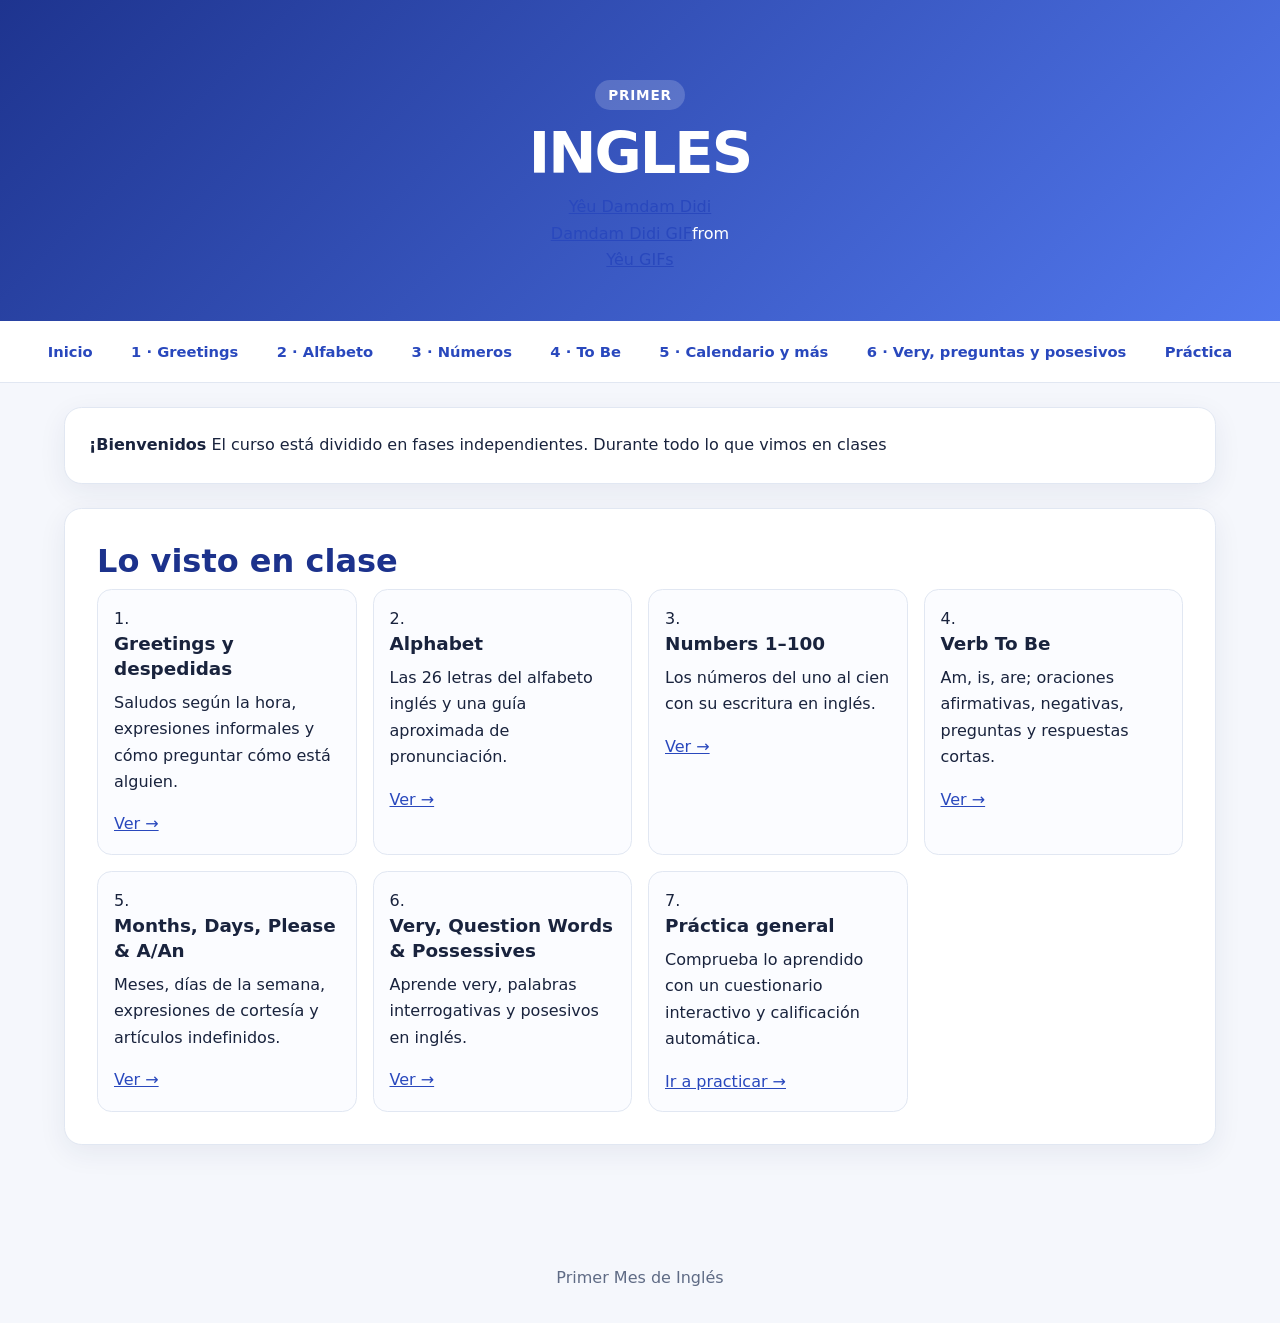
<file: index.html>
<!doctype html>
<html lang="es">
<head>
  <meta charset="utf-8">
  <meta name="viewport" content="width=device-width, initial-scale=1">
  <meta name="description" content=" lo visto en clase.">
  <meta name="theme-color" content="#263fa8">
  <title>Primer Mes de Inglés</title>
  <link rel="stylesheet" href="css/styles.css">
  <script src="js/app.js" defer></script>
  <style>
    .hero .tenor-gif-embed { max-width: 200px; margin: 0 auto; }
  </style>
</head>
<body>
<header class="hero"><div class="hero__inner"><span class="eyebrow">PRIMER </span><h1> INGLES</h1><div class="tenor-gif-embed" data-postid="17167285070082292507" data-share-method="host" data-aspect-ratio="1" data-width="100%"><a href="https://tenor.com/view/y%C3%AAu-damdam-didi-damdam-didi-gif-17167285070082292507">Yêu Damdam Didi Damdam Didi GIF</a>from <a href="https://tenor.com/search/y%C3%AAu-gifs">Yêu GIFs</a></div> <script type="text/javascript" async src="https://tenor.com/embed.js"></script></div></header>
<nav class="nav" aria-label="Navegación principal">
<a href="index.html">Inicio</a><a href="pages/greetings.html">  1 · Greetings</a><a href="pages/alphabet.html">  2 · Alfabeto</a><a href="pages/numbers.html">  3 · Números</a><a href="pages/tobe.html">   4 · To Be</a><a href="pages/calendar.html">    5 · Calendario y más</a><a href="pages/very_questions_possessives.html">    6 · Very, preguntas y posesivos</a><a href="pages/practice.html">Práctica</a>
</nav>
<main class="container">
<section class="welcome"><strong>¡Bienvenidos</strong> El curso está dividido en fases independientes. Durante todo lo que vimos en clases</section>
<section class="panel"><h2>Lo visto en clase</h2><div class="grid">
<article class="card"><span class="pill">     1.</span><h3>Greetings y despedidas</h3><p>Saludos según la hora, expresiones informales y cómo preguntar cómo está alguien.</p><a href="pages/greetings.html"> Ver →</a></article>
<article class="card"><span class="pill">     2.</span><h3>Alphabet</h3><p>Las 26 letras del alfabeto inglés y una guía aproximada de pronunciación.</p><a href="pages/alphabet.html">Ver  →</a></article>
<article class="card"><span class="pill">     3.</span><h3>Numbers 1–100</h3><p>Los números del uno al cien con su escritura en inglés.</p><a href="pages/numbers.html">Ver  →</a></article>
<article class="card"><span class="pill">     4.</span><h3>Verb To Be</h3><p>Am, is, are; oraciones afirmativas, negativas, preguntas y respuestas cortas.</p><a href="pages/tobe.html"> Ver →</a></article>
<article class="card"><span class="pill">     5.</span><h3>Months, Days, Please & A/An</h3><p>Meses, días de la semana, expresiones de cortesía y artículos indefinidos.</p><a href="pages/calendar.html">Ver →</a></article>
<article class="card"><span class="pill">     6.</span><h3>Very, Question Words & Possessives</h3><p>Aprende very, palabras interrogativas y posesivos en inglés.</p><a href="pages/very_questions_possessives.html"> Ver →</a></article>
<article class="card"><span class="pill">     7.</span><h3>Práctica general</h3><p>Comprueba lo aprendido con un cuestionario interactivo y calificación automática.</p><a href="pages/practice.html">Ir a practicar →</a></article>
</div></section></main><footer>Primer Mes de Inglés </footer></body></html>
</file>
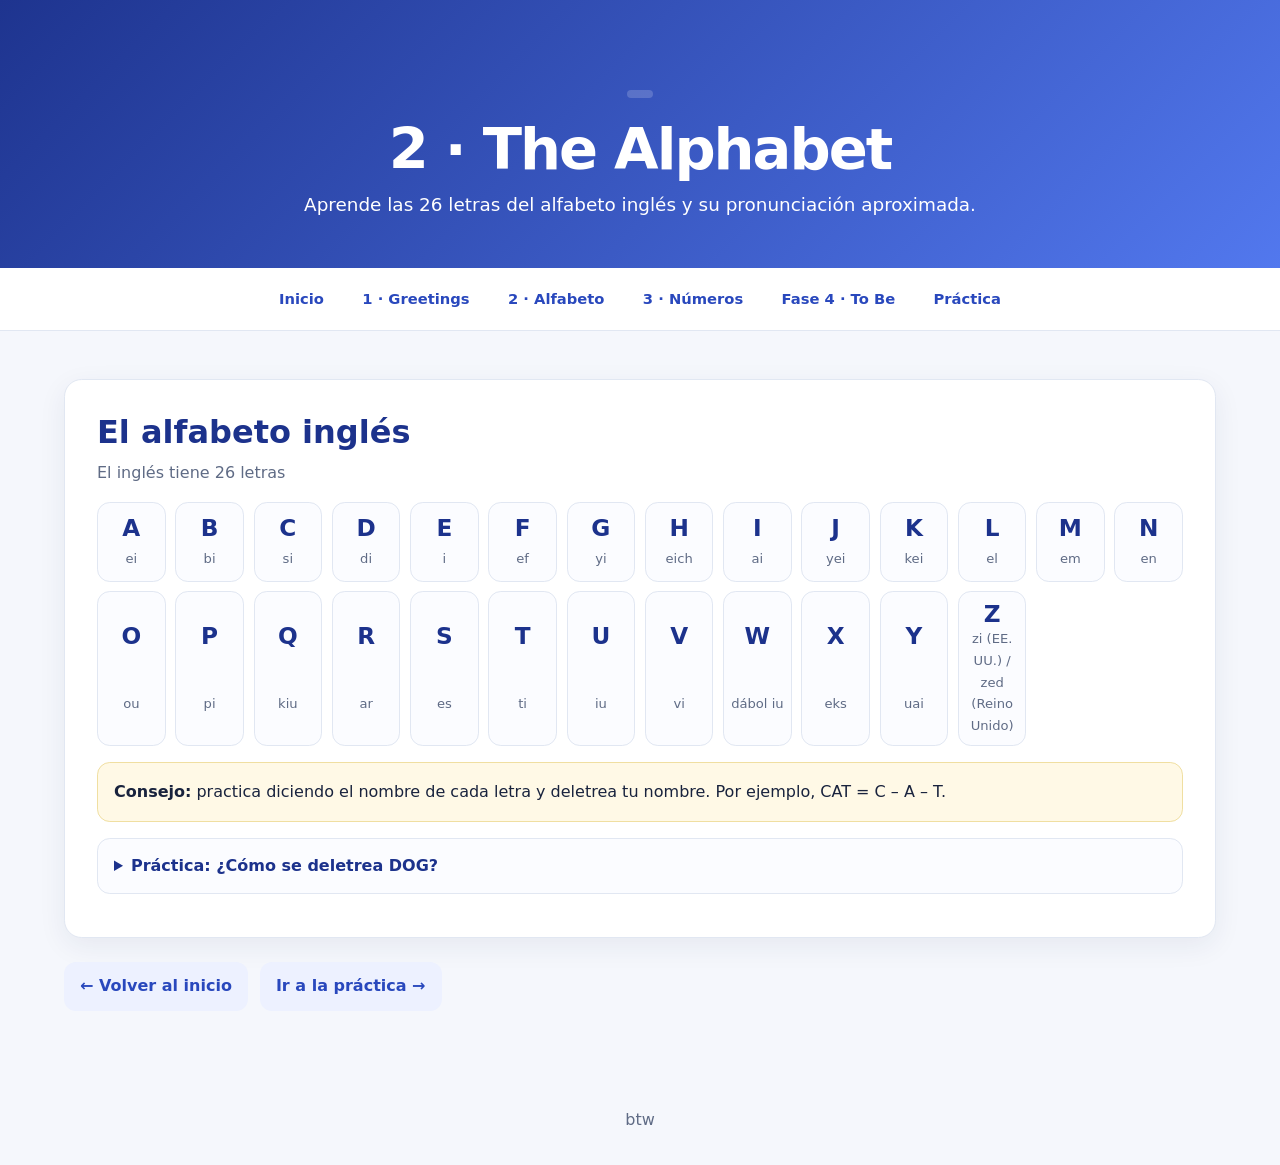
<file: pages/alphabet.html>
<!doctype html>
<html lang="es">
<head>
  <meta charset="utf-8">
  <meta name="viewport" content="width=device-width, initial-scale=1">
  <meta name="description" content="El Alfabeto">
  <meta name="theme-color" content="#263fa8">
  <title> 2 · The Alphabet </title>
  <link rel="stylesheet" href="../css/styles.css">
  <script src="../js/app.js" defer></script>
</head>
<body>
<header class="hero"><div class="hero__inner"><span class="eyebrow"> </span><h1>  2 · The Alphabet</h1><p>Aprende las 26 letras del alfabeto inglés y su pronunciación aproximada.</p></div></header>
<nav class="nav" aria-label="Navegación principal">
<a href="../index.html">Inicio</a><a href="../pages/greetings.html">  1 · Greetings</a><a href="../pages/alphabet.html">  2 · Alfabeto</a><a href="../pages/numbers.html">   3 · Números</a><a href="../pages/tobe.html">Fase 4 · To Be</a><a href="../pages/practice.html">Práctica</a>
</nav>
<main class="container"><section class="panel"><h2>El alfabeto inglés</h2><p class="muted">El inglés tiene 26 letras </p><div class="alphabet-grid" id="alphabetGrid" aria-label="Alfabeto inglés"></div><div class="tip"><b>Consejo:</b> practica diciendo el nombre de cada letra y deletrea tu nombre. Por ejemplo, CAT = C – A – T.</div><details><summary>Práctica: ¿Cómo se deletrea DOG?</summary><p><span class="english">D – O – G</span> (di – ou – yi, aproximado).</p></details></section><div class="phase-links"><a href="../index.html">← Volver al inicio</a><a href="practice.html">Ir a la práctica →</a></div></main><footer> btw </footer></body></html>
</file>
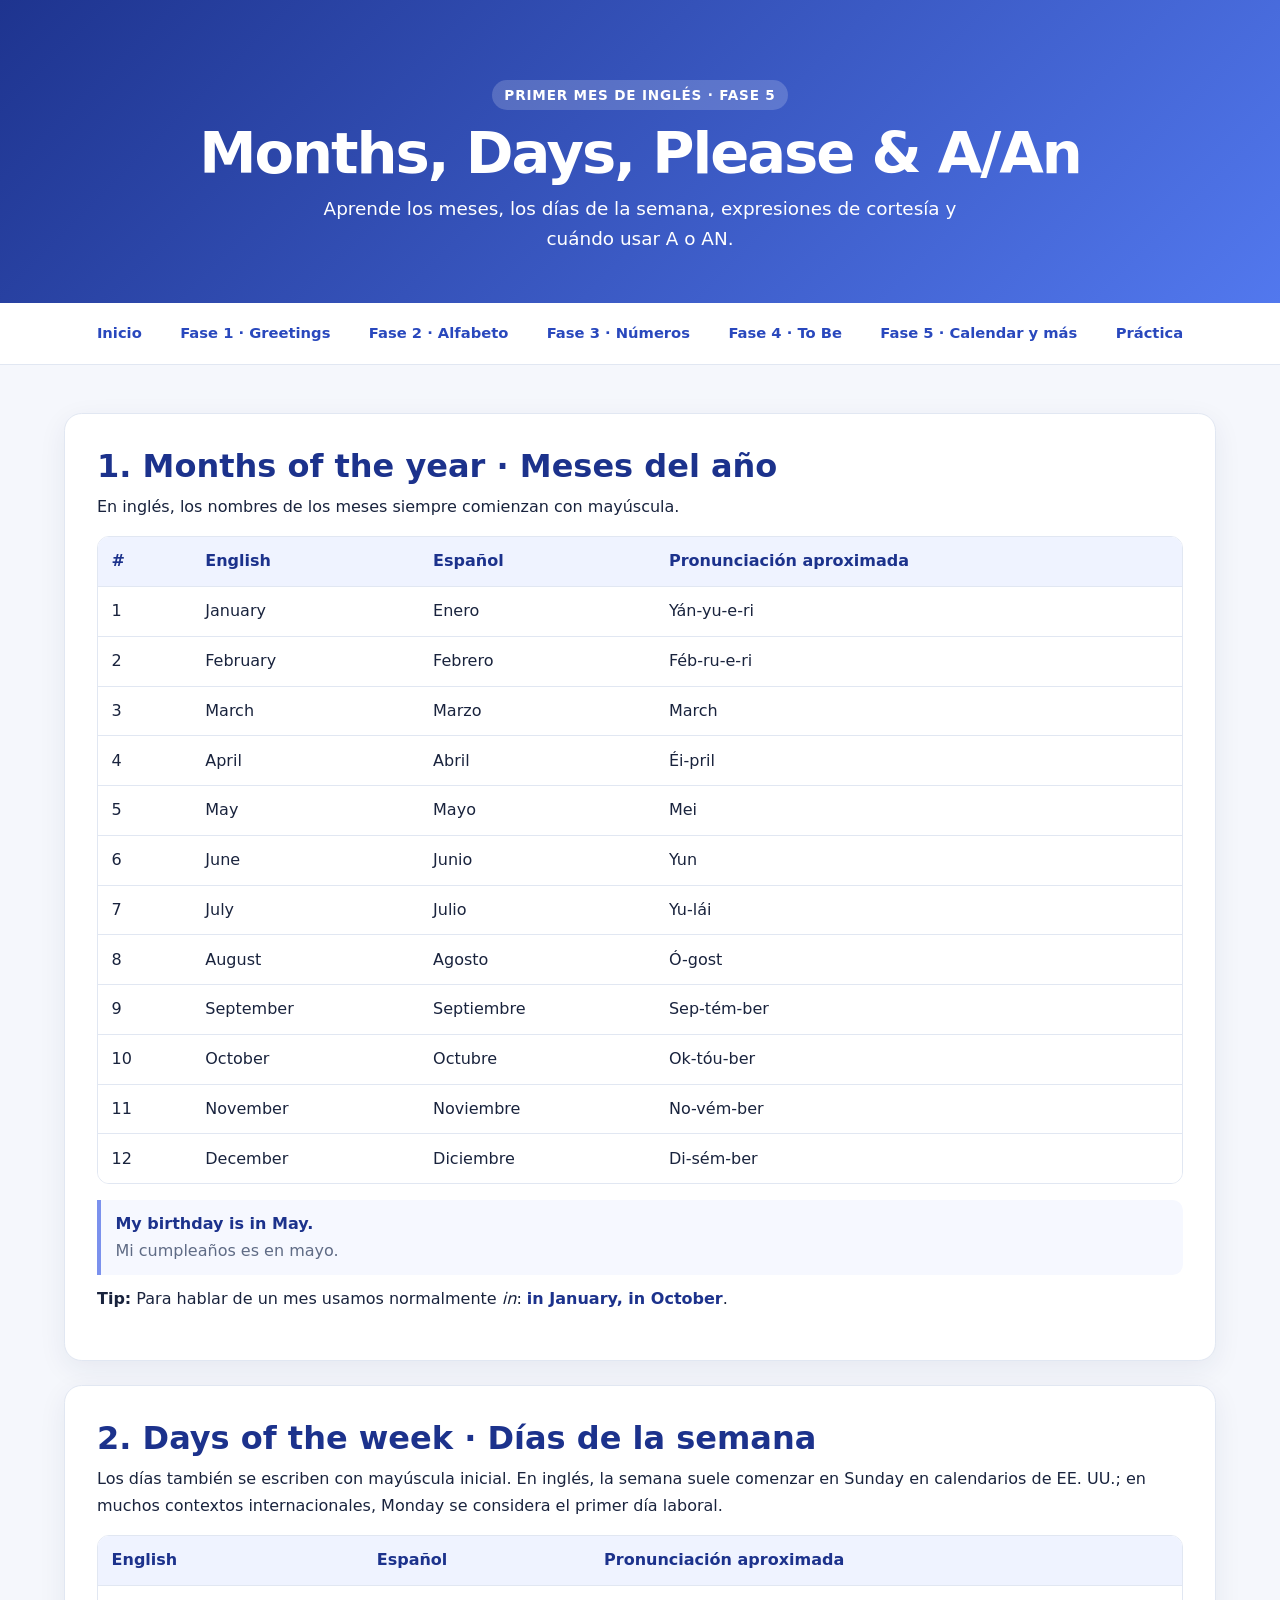
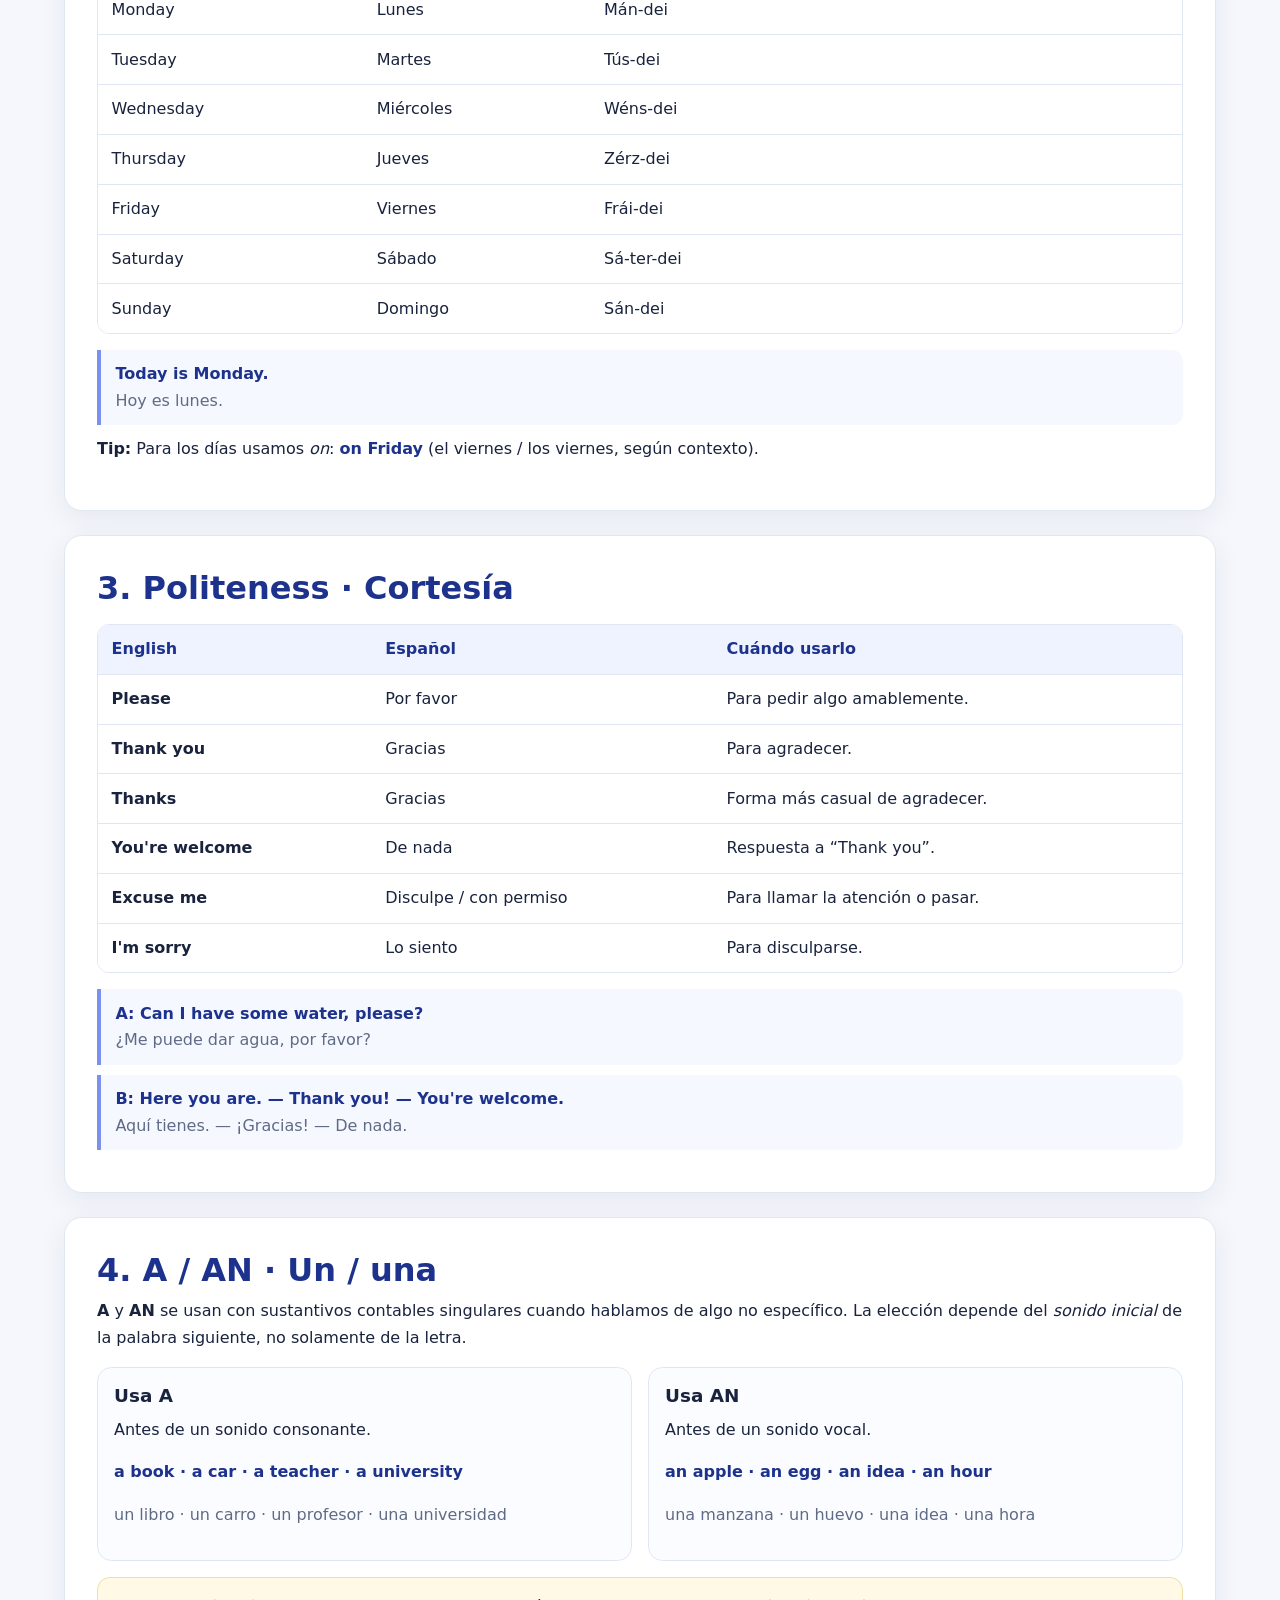
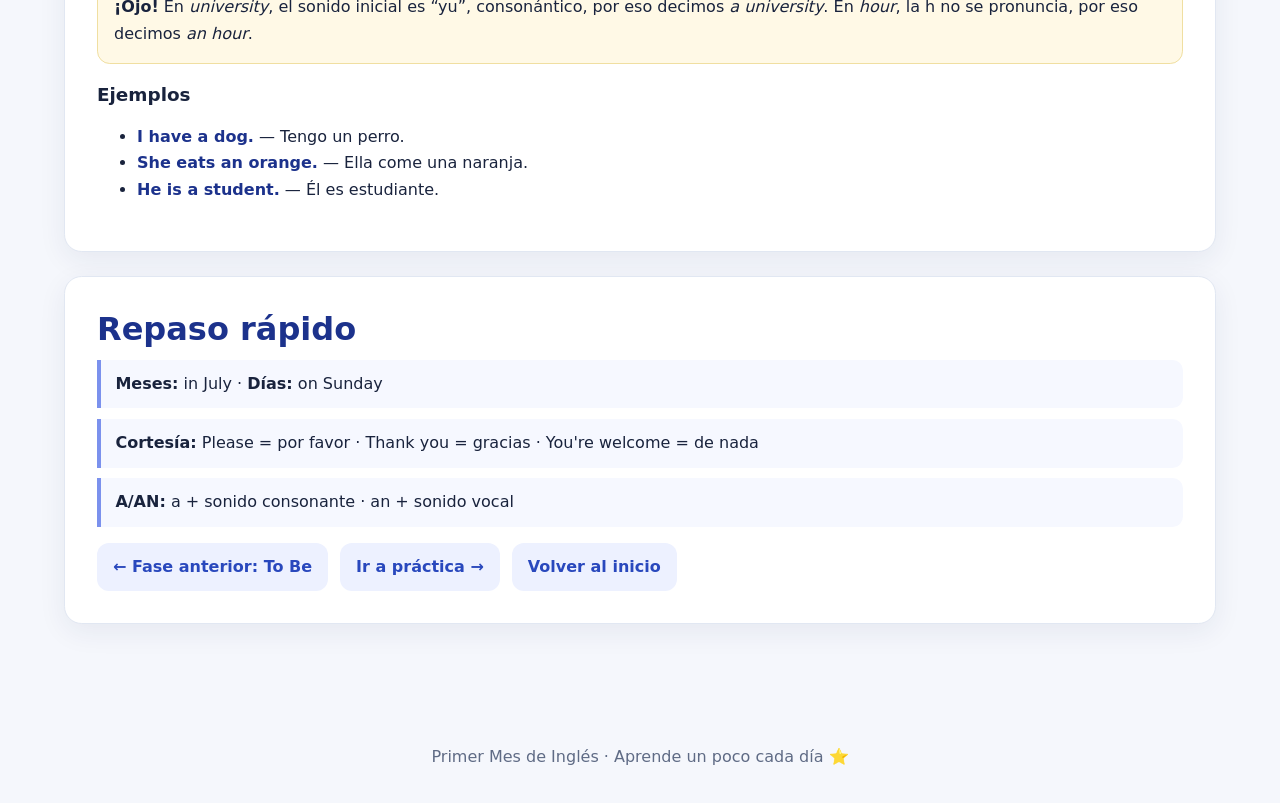
<file: pages/calendar.html>
<!doctype html>
<html lang="es">
<head>
  <meta charset="utf-8">
  <meta name="viewport" content="width=device-width, initial-scale=1">
  <meta name="description" content="Aprende los meses, días de la semana, expresiones de cortesía y el uso de a y an en inglés.">
  <title> 5 · Calendar, politeness & A/An | Primer Mes de Inglés</title>
  <link rel="stylesheet" href="../css/styles.css">
  <script src="../js/app.js" defer></script>
</head>
<body>
<header class="hero"><div class="hero__inner"><span class="eyebrow">PRIMER MES DE INGLÉS · FASE 5</span><h1>Months, Days, Please & A/An</h1><p>Aprende los meses, los días de la semana, expresiones de cortesía y cuándo usar A o AN.</p></div></header>
<nav class="nav" aria-label="Navegación principal">
<a href="../index.html">Inicio</a><a href="greetings.html">Fase 1 · Greetings</a><a href="alphabet.html">Fase 2 · Alfabeto</a><a href="numbers.html">Fase 3 · Números</a><a href="tobe.html">Fase 4 · To Be</a><a href="calendar.html" aria-current="page">Fase 5 · Calendar y más</a><a href="practice.html">Práctica</a>
</nav>
<main class="container">
<section class="panel">
<h2>1. Months of the year · Meses del año</h2>
<p>En inglés, los nombres de los meses siempre comienzan con mayúscula.</p>
<div class="table-wrap"><table><thead><tr><th>#</th><th>English</th><th>Español</th><th>Pronunciación aproximada</th></tr></thead><tbody>
<tr><td>1</td><td>January</td><td>Enero</td><td>Yán-yu-e-ri</td></tr><tr><td>2</td><td>February</td><td>Febrero</td><td>Féb-ru-e-ri</td></tr><tr><td>3</td><td>March</td><td>Marzo</td><td>March</td></tr><tr><td>4</td><td>April</td><td>Abril</td><td>Éi-pril</td></tr><tr><td>5</td><td>May</td><td>Mayo</td><td>Mei</td></tr><tr><td>6</td><td>June</td><td>Junio</td><td>Yun</td></tr><tr><td>7</td><td>July</td><td>Julio</td><td>Yu-lái</td></tr><tr><td>8</td><td>August</td><td>Agosto</td><td>Ó-gost</td></tr><tr><td>9</td><td>September</td><td>Septiembre</td><td>Sep-tém-ber</td></tr><tr><td>10</td><td>October</td><td>Octubre</td><td>Ok-tóu-ber</td></tr><tr><td>11</td><td>November</td><td>Noviembre</td><td>No-vém-ber</td></tr><tr><td>12</td><td>December</td><td>Diciembre</td><td>Di-sém-ber</td></tr>
</tbody></table></div>
<div class="example"><span class="english">My birthday is in May.</span><br><span class="translation">Mi cumpleaños es en mayo.</span></div>
<p><strong>Tip:</strong> Para hablar de un mes usamos normalmente <em>in</em>: <span class="english">in January, in October</span>.</p>
</section>
<section class="panel">
<h2>2. Days of the week · Días de la semana</h2>
<p>Los días también se escriben con mayúscula inicial. En inglés, la semana suele comenzar en Sunday en calendarios de EE. UU.; en muchos contextos internacionales, Monday se considera el primer día laboral.</p>
<div class="table-wrap"><table><thead><tr><th>English</th><th>Español</th><th>Pronunciación aproximada</th></tr></thead><tbody>
<tr><td>Monday</td><td>Lunes</td><td>Mán-dei</td></tr><tr><td>Tuesday</td><td>Martes</td><td>Tús-dei</td></tr><tr><td>Wednesday</td><td>Miércoles</td><td>Wéns-dei</td></tr><tr><td>Thursday</td><td>Jueves</td><td>Zérz-dei</td></tr><tr><td>Friday</td><td>Viernes</td><td>Frái-dei</td></tr><tr><td>Saturday</td><td>Sábado</td><td>Sá-ter-dei</td></tr><tr><td>Sunday</td><td>Domingo</td><td>Sán-dei</td></tr>
</tbody></table></div>
<div class="example"><span class="english">Today is Monday.</span><br><span class="translation">Hoy es lunes.</span></div>
<p><strong>Tip:</strong> Para los días usamos <em>on</em>: <span class="english">on Friday</span> (el viernes / los viernes, según contexto).</p>
</section>
<section class="panel">
<h2>3. Politeness · Cortesía</h2>
<div class="table-wrap"><table><thead><tr><th>English</th><th>Español</th><th>Cuándo usarlo</th></tr></thead><tbody>
<tr><td><strong>Please</strong></td><td>Por favor</td><td>Para pedir algo amablemente.</td></tr>
<tr><td><strong>Thank you</strong></td><td>Gracias</td><td>Para agradecer.</td></tr>
<tr><td><strong>Thanks</strong></td><td>Gracias</td><td>Forma más casual de agradecer.</td></tr>
<tr><td><strong>You're welcome</strong></td><td>De nada</td><td>Respuesta a “Thank you”.</td></tr>
<tr><td><strong>Excuse me</strong></td><td>Disculpe / con permiso</td><td>Para llamar la atención o pasar.</td></tr>
<tr><td><strong>I'm sorry</strong></td><td>Lo siento</td><td>Para disculparse.</td></tr>
</tbody></table></div>
<div class="example"><span class="english">A: Can I have some water, please?</span><br><span class="translation">¿Me puede dar agua, por favor?</span></div>
<div class="example"><span class="english">B: Here you are. — Thank you! — You're welcome.</span><br><span class="translation">Aquí tienes. — ¡Gracias! — De nada.</span></div>
</section>
<section class="panel">
<h2>4. A / AN · Un / una</h2>
<p><strong>A</strong> y <strong>AN</strong> se usan con sustantivos contables singulares cuando hablamos de algo no específico. La elección depende del <em>sonido inicial</em> de la palabra siguiente, no solamente de la letra.</p>
<div class="grid">
<article class="card"><h3>Usa A</h3><p>Antes de un sonido consonante.</p><p class="english">a book · a car · a teacher · a university</p><p class="translation">un libro · un carro · un profesor · una universidad</p></article>
<article class="card"><h3>Usa AN</h3><p>Antes de un sonido vocal.</p><p class="english">an apple · an egg · an idea · an hour</p><p class="translation">una manzana · un huevo · una idea · una hora</p></article>
</div>
<div class="tip"><strong>¡Ojo!</strong> En <em>university</em>, el sonido inicial es “yu”, consonántico, por eso decimos <em>a university</em>. En <em>hour</em>, la h no se pronuncia, por eso decimos <em>an hour</em>.</div>
<h3>Ejemplos</h3>
<ul><li><span class="english">I have a dog.</span> — Tengo un perro.</li><li><span class="english">She eats an orange.</span> — Ella come una naranja.</li><li><span class="english">He is a student.</span> — Él es estudiante.</li></ul>
</section>
<section class="panel"><h2>Repaso rápido</h2>
<div class="example"><strong>Meses:</strong> in July · <strong>Días:</strong> on Sunday</div>
<div class="example"><strong>Cortesía:</strong> Please = por favor · Thank you = gracias · You're welcome = de nada</div>
<div class="example"><strong>A/AN:</strong> a + sonido consonante · an + sonido vocal</div>
<div class="phase-links"><a href="tobe.html">← Fase anterior: To Be</a><a href="practice.html">Ir a práctica →</a><a href="../index.html">Volver al inicio</a></div>
</section>
</main><footer>Primer Mes de Inglés · Aprende un poco cada día ⭐</footer>
</body></html>
</file>
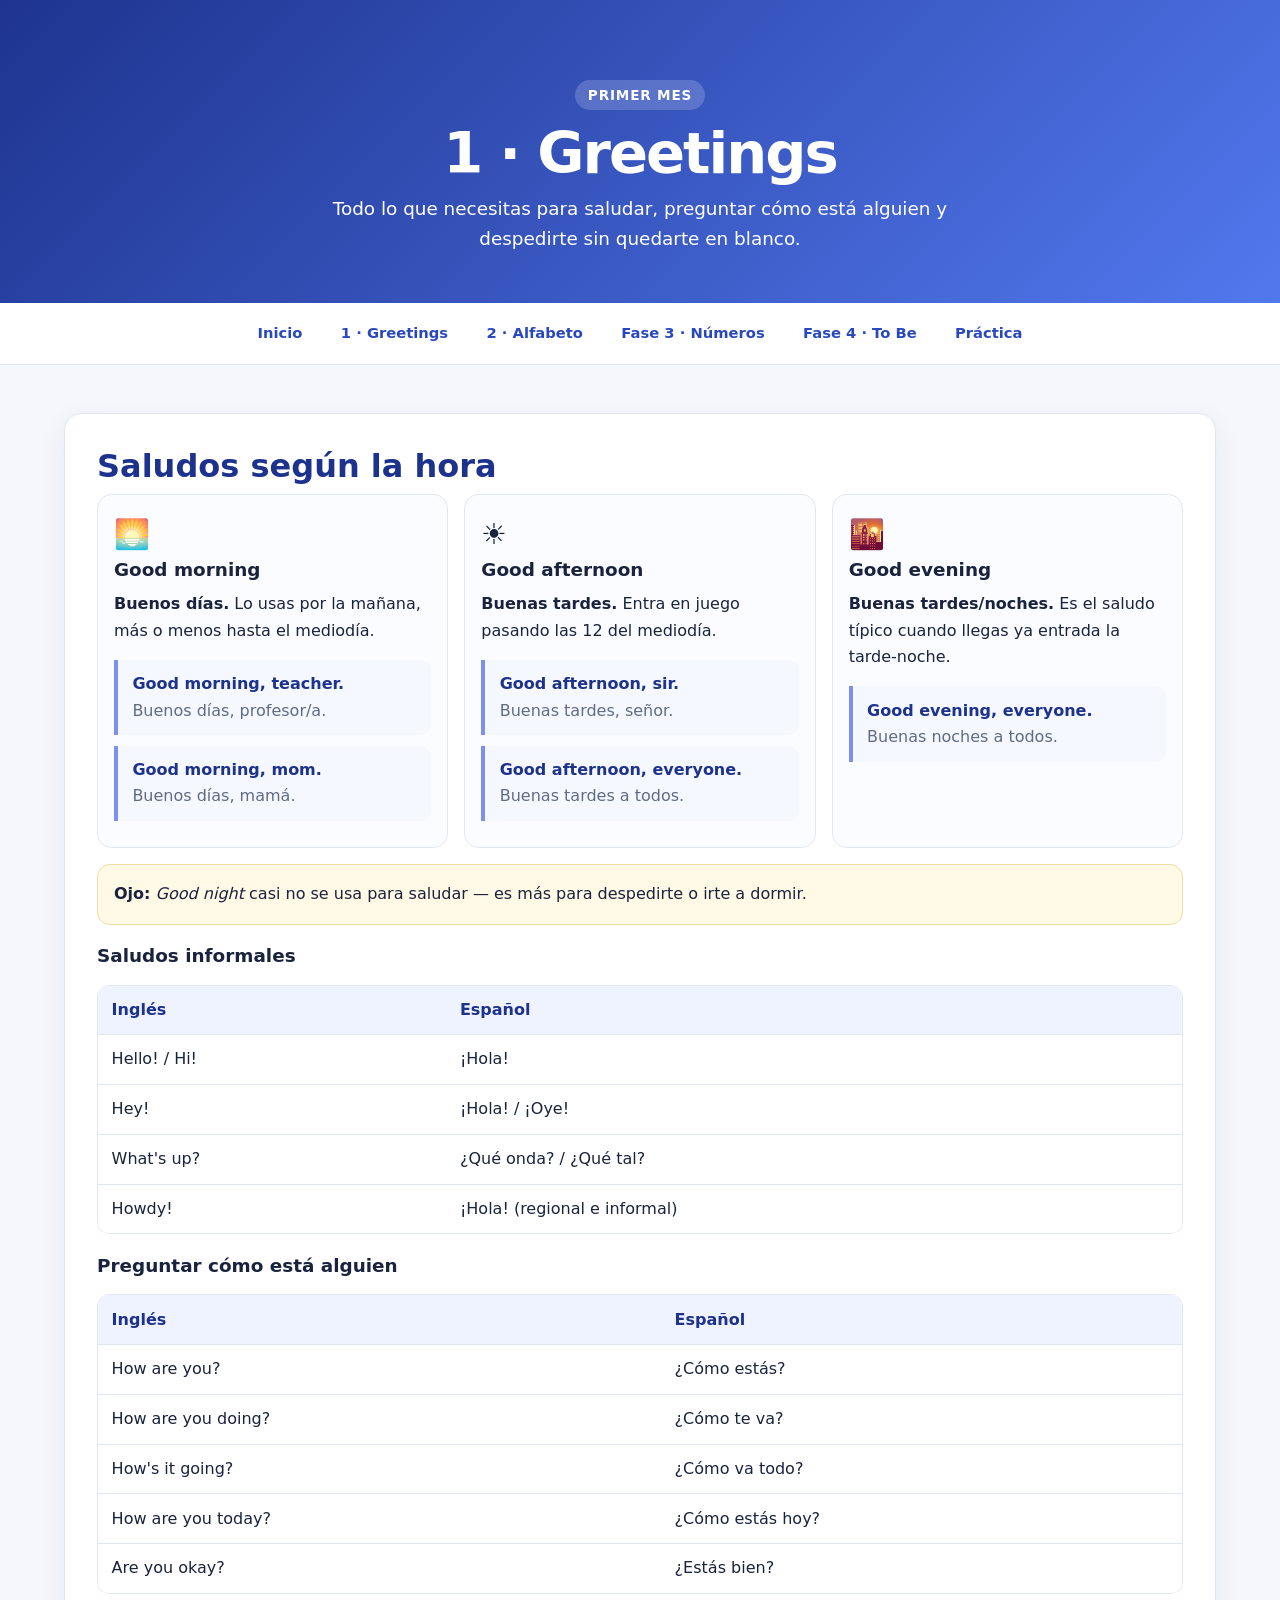
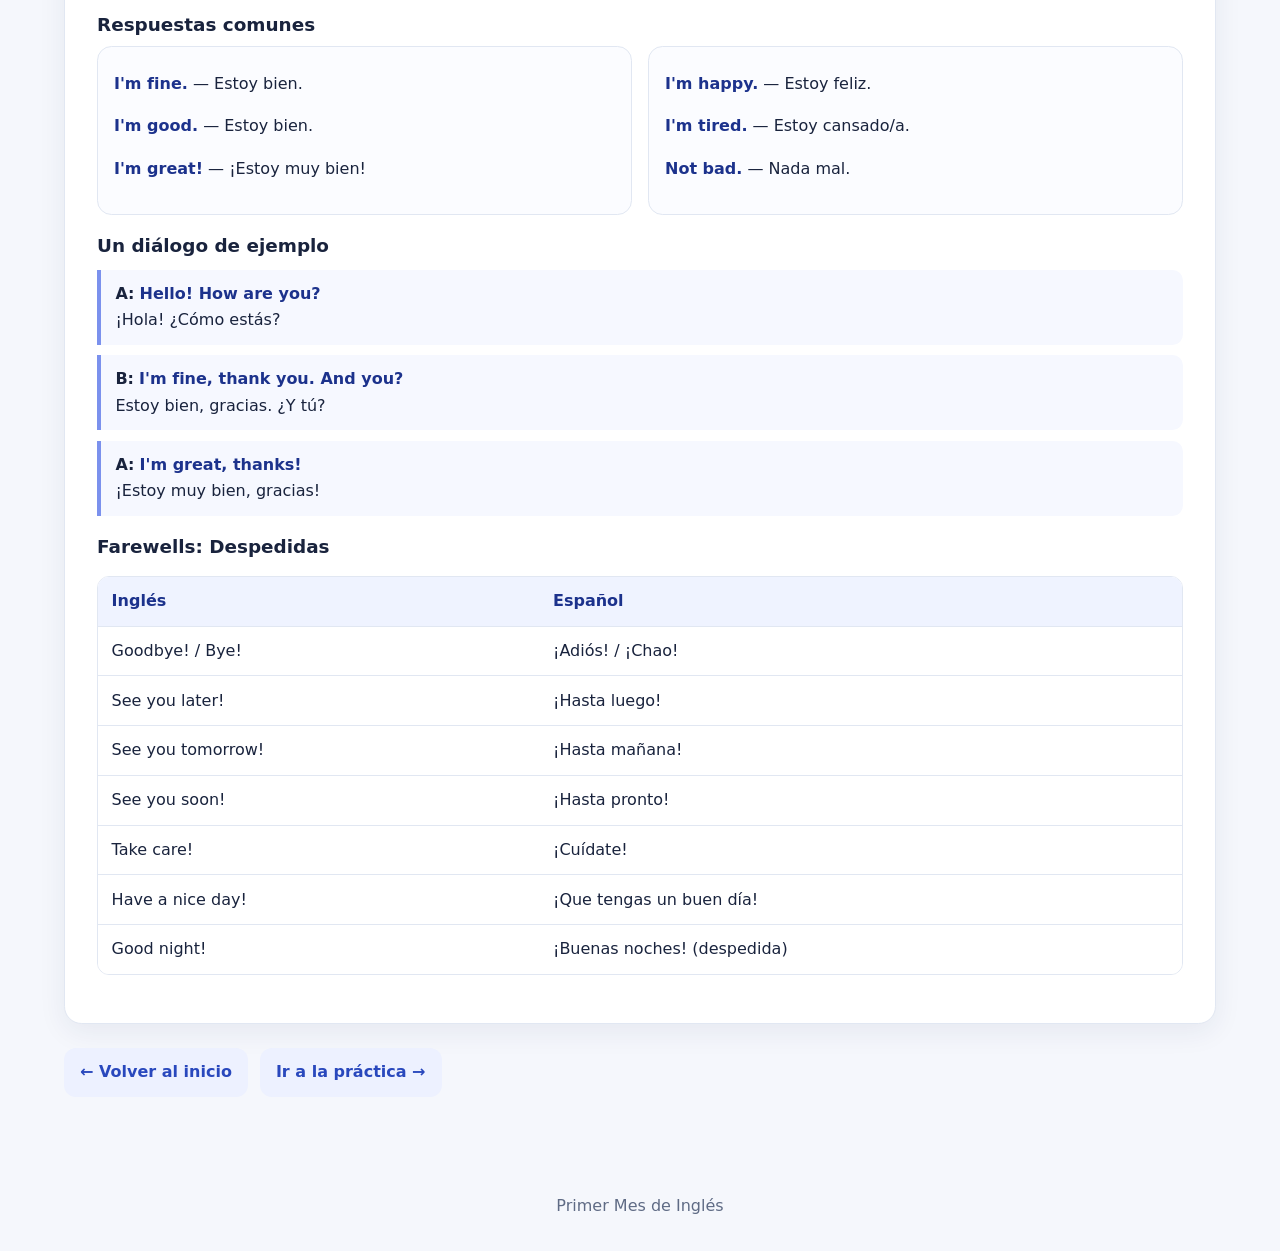
<file: pages/greetings.html>
<!doctype html>
<html lang="es">
<head>
  <meta charset="utf-8">
  <meta name="viewport" content="width=device-width, initial-scale=1">
  <meta name="description" content="Aprende a saludar y despedirte en inglés: greetings formales, informales y frases de ejemplo.">
  <meta name="theme-color" content="#263fa8">
  <title>Greetings · Primer Mes de Inglés</title>
  <link rel="stylesheet" href="../css/styles.css">
  <script src="../js/app.js" defer></script>
</head>
<body>
<header class="hero"><div class="hero__inner"><span class="eyebrow">PRIMER MES</span><h1> 1 · Greetings</h1><p>Todo lo que necesitas para saludar, preguntar cómo está alguien y despedirte sin quedarte en blanco.</p></div></header>
<nav class="nav" aria-label="Navegación principal">
<a href="../index.html">Inicio</a><a href="../pages/greetings.html"> 1 · Greetings</a><a href="../pages/alphabet.html">  2 · Alfabeto</a><a href="../pages/numbers.html">Fase 3 · Números</a><a href="../pages/tobe.html">Fase 4 · To Be</a><a href="../pages/practice.html">Práctica</a>
</nav>
<main class="container"><section class="panel"><h2>Saludos según la hora</h2><div class="grid">
<article class="card"><div class="emoji">🌅</div><h3>Good morning</h3><p><b>Buenos días.</b> Lo usas por la mañana, más o menos hasta el mediodía.</p><div class="example"><span class="english">Good morning, teacher.</span><br><span class="translation">Buenos días, profesor/a.</span></div><div class="example"><span class="english">Good morning, mom.</span><br><span class="translation">Buenos días, mamá.</span></div></article>
<article class="card"><div class="emoji">☀️</div><h3>Good afternoon</h3><p><b>Buenas tardes.</b> Entra en juego pasando las 12 del mediodía.</p><div class="example"><span class="english">Good afternoon, sir.</span><br><span class="translation">Buenas tardes, señor.</span></div><div class="example"><span class="english">Good afternoon, everyone.</span><br><span class="translation">Buenas tardes a todos.</span></div></article>
<article class="card"><div class="emoji">🌇</div><h3>Good evening</h3><p><b>Buenas tardes/noches.</b> Es el saludo típico cuando llegas ya entrada la tarde-noche.</p><div class="example"><span class="english">Good evening, everyone.</span><br><span class="translation">Buenas noches a todos.</span></div></article></div>
<div class="tip"><b>Ojo:</b> <em>Good night</em> casi no se usa para saludar — es más para despedirte o irte a dormir.</div>
<h3>Saludos informales</h3><div class="table-wrap"><table><thead><tr><th>Inglés</th><th>Español</th></tr></thead><tbody><tr><td>Hello! / Hi!</td><td>¡Hola!</td></tr><tr><td>Hey!</td><td>¡Hola! / ¡Oye!</td></tr><tr><td>What's up?</td><td>¿Qué onda? / ¿Qué tal?</td></tr><tr><td>Howdy!</td><td>¡Hola! (regional e informal)</td></tr></tbody></table></div>
<h3>Preguntar cómo está alguien</h3><div class="table-wrap"><table><thead><tr><th>Inglés</th><th>Español</th></tr></thead><tbody><tr><td>How are you?</td><td>¿Cómo estás?</td></tr><tr><td>How are you doing?</td><td>¿Cómo te va?</td></tr><tr><td>How's it going?</td><td>¿Cómo va todo?</td></tr><tr><td>How are you today?</td><td>¿Cómo estás hoy?</td></tr><tr><td>Are you okay?</td><td>¿Estás bien?</td></tr></tbody></table></div>
<h3>Respuestas comunes</h3><div class="grid"><article class="card"><p><span class="english">I'm fine.</span> — Estoy bien.</p><p><span class="english">I'm good.</span> — Estoy bien.</p><p><span class="english">I'm great!</span> — ¡Estoy muy bien!</p></article><article class="card"><p><span class="english">I'm happy.</span> — Estoy feliz.</p><p><span class="english">I'm tired.</span> — Estoy cansado/a.</p><p><span class="english">Not bad.</span> — Nada mal.</p></article></div>
<h3>Un diálogo de ejemplo</h3><div class="example"><b>A:</b> <span class="english">Hello! How are you?</span><br>¡Hola! ¿Cómo estás?</div><div class="example"><b>B:</b> <span class="english">I'm fine, thank you. And you?</span><br>Estoy bien, gracias. ¿Y tú?</div><div class="example"><b>A:</b> <span class="english">I'm great, thanks!</span><br>¡Estoy muy bien, gracias!</div>
<h3>Farewells: Despedidas</h3><div class="table-wrap"><table><thead><tr><th>Inglés</th><th>Español</th></tr></thead><tbody><tr><td>Goodbye! / Bye!</td><td>¡Adiós! / ¡Chao!</td></tr><tr><td>See you later!</td><td>¡Hasta luego!</td></tr><tr><td>See you tomorrow!</td><td>¡Hasta mañana!</td></tr><tr><td>See you soon!</td><td>¡Hasta pronto!</td></tr><tr><td>Take care!</td><td>¡Cuídate!</td></tr><tr><td>Have a nice day!</td><td>¡Que tengas un buen día!</td></tr><tr><td>Good night!</td><td>¡Buenas noches! (despedida)</td></tr></tbody></table></div></section><div class="phase-links"><a href="../index.html">← Volver al inicio</a><a href="practice.html">Ir a la práctica →</a></div></main><footer>Primer Mes de Inglés</footer></body></html>
</file>
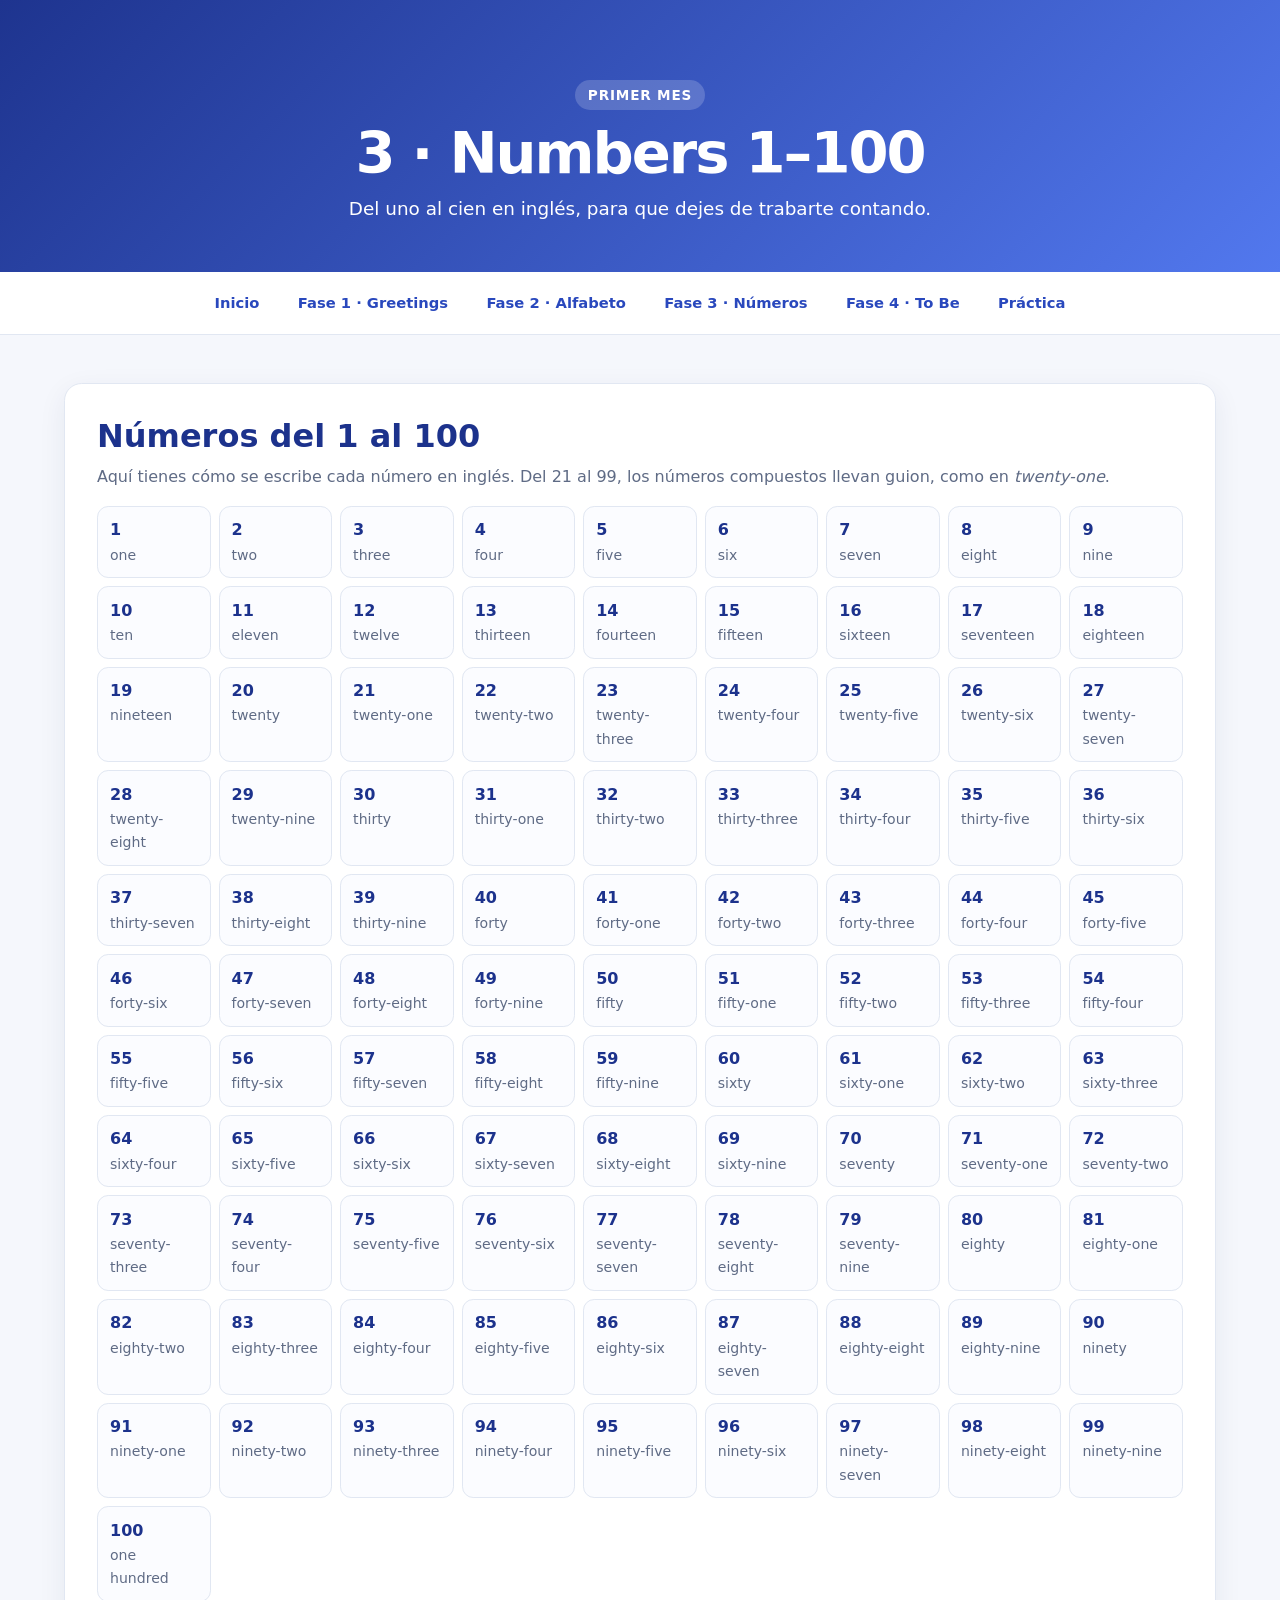
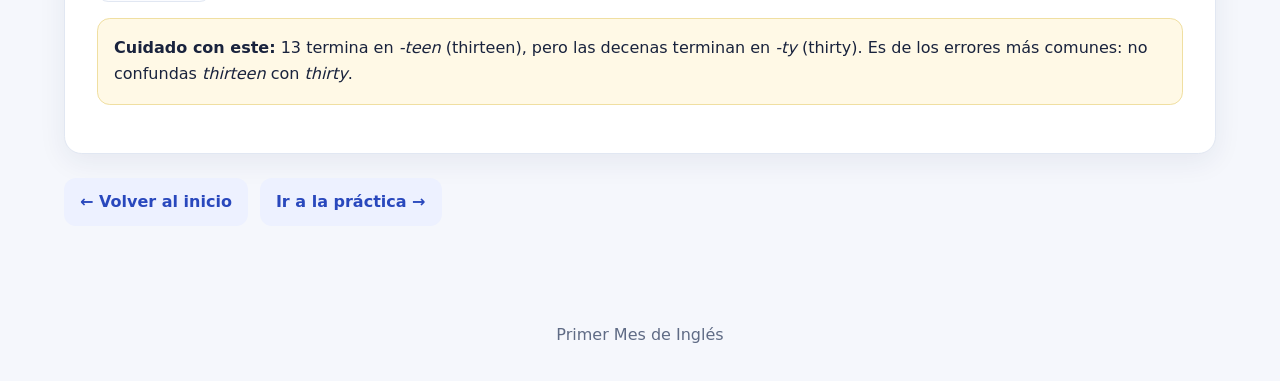
<file: pages/numbers.html>
<!doctype html>
<html lang="es">
<head>
  <meta charset="utf-8">
  <meta name="viewport" content="width=device-width, initial-scale=1">
  <meta name="description" content="Curso de inglés para principiantes: lecciones modulares y prácticas.">
  <meta name="theme-color" content="#263fa8">
  <title>Fase 3 · Numbers 1–100 | Primer Mes de Inglés</title>
  <link rel="stylesheet" href="../css/styles.css">
  <script src="../js/app.js" defer></script>
</head>
<body>
<header class="hero"><div class="hero__inner"><span class="eyebrow">PRIMER MES</span><h1> 3 · Numbers 1–100</h1><p>Del uno al cien en inglés, para que dejes de trabarte contando.</p></div></header>
<nav class="nav" aria-label="Navegación principal">
<a href="../index.html">Inicio</a><a href="../pages/greetings.html">Fase 1 · Greetings</a><a href="../pages/alphabet.html">Fase 2 · Alfabeto</a><a href="../pages/numbers.html">Fase 3 · Números</a><a href="../pages/tobe.html">Fase 4 · To Be</a><a href="../pages/practice.html">Práctica</a>
</nav>
<main class="container"><section class="panel"><h2>Números del 1 al 100</h2><p class="muted">Aquí tienes cómo se escribe cada número en inglés. Del 21 al 99, los números compuestos llevan guion, como en <em>twenty-one</em>.</p><div class="number-grid" id="numberGrid" aria-label="Números del uno al cien"></div><div class="tip"><b>Cuidado con este:</b> 13 termina en <em>-teen</em> (thirteen), pero las decenas terminan en <em>-ty</em> (thirty). Es de los errores más comunes: no confundas <em>thirteen</em> con <em>thirty</em>.</div></section><div class="phase-links"><a href="../index.html">← Volver al inicio</a><a href="practice.html">Ir a la práctica →</a></div></main><footer>Primer Mes de Inglés</footer></body></html>
</file>
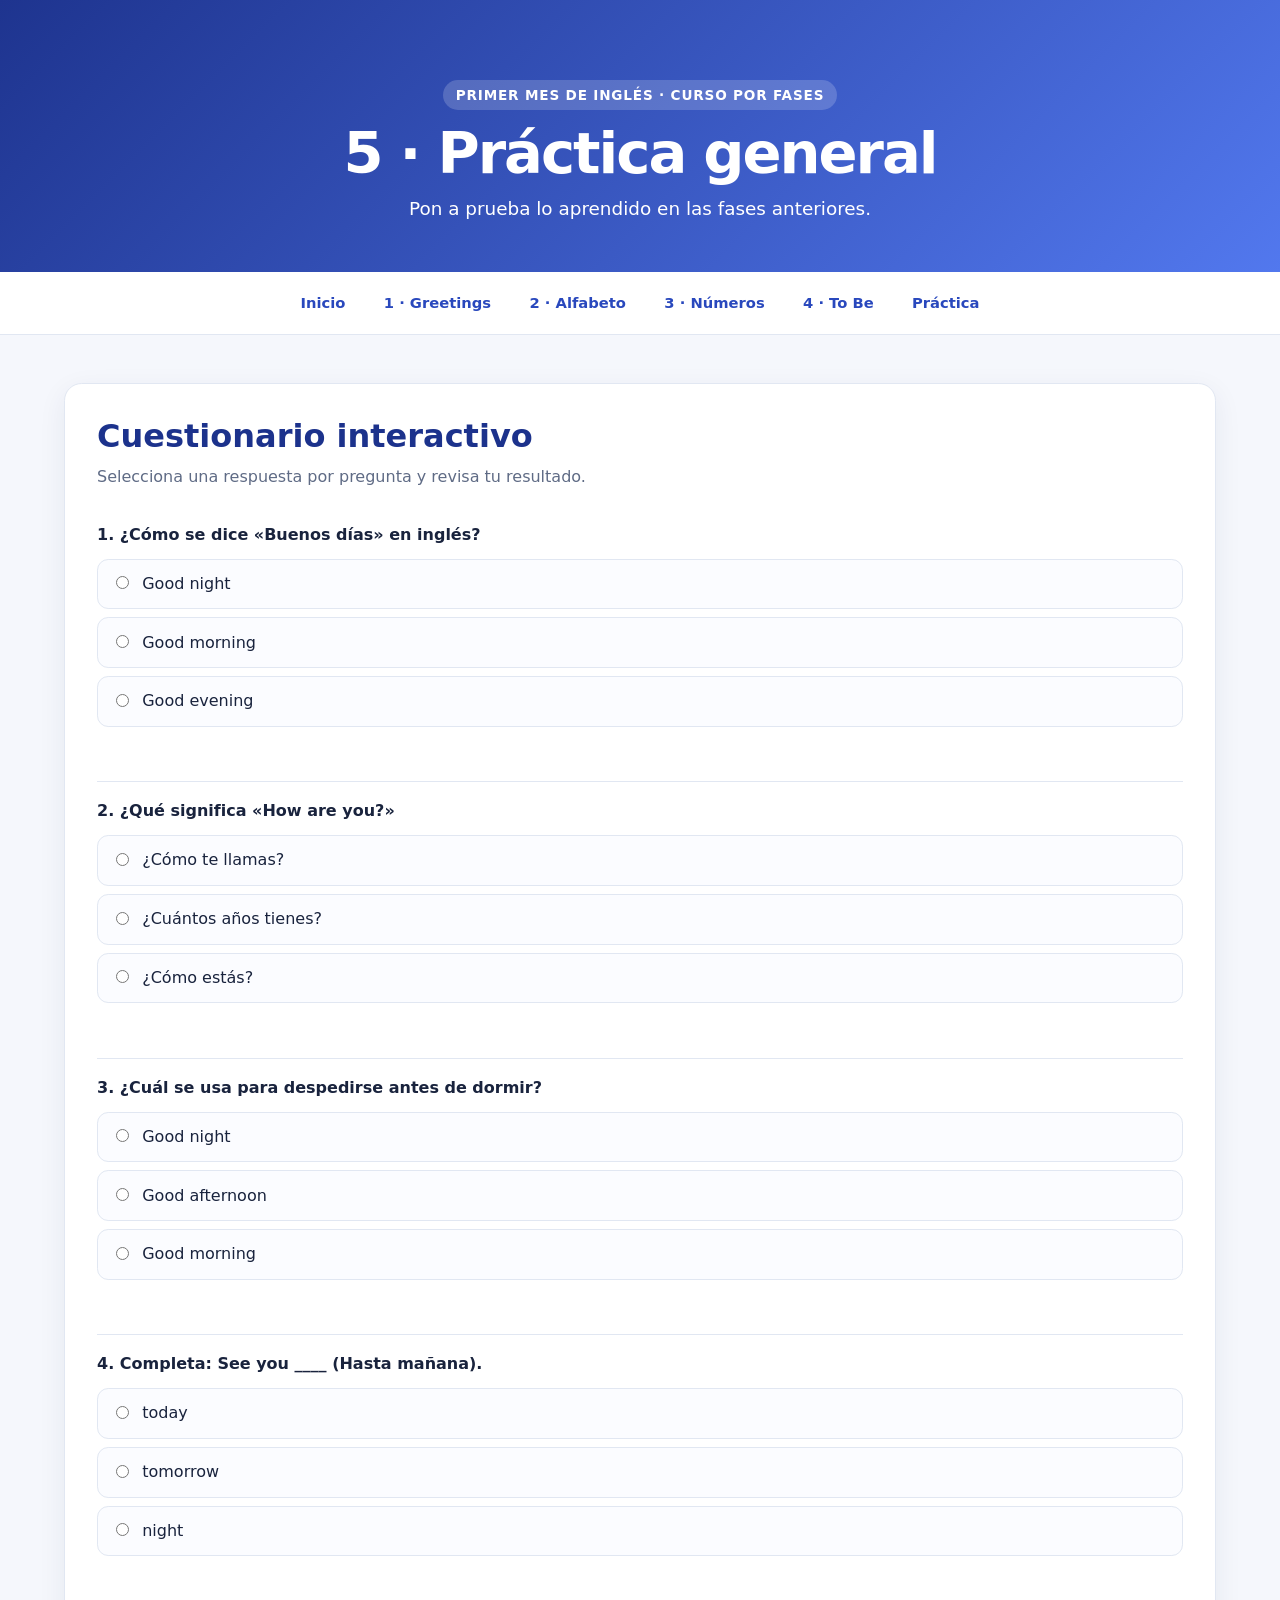
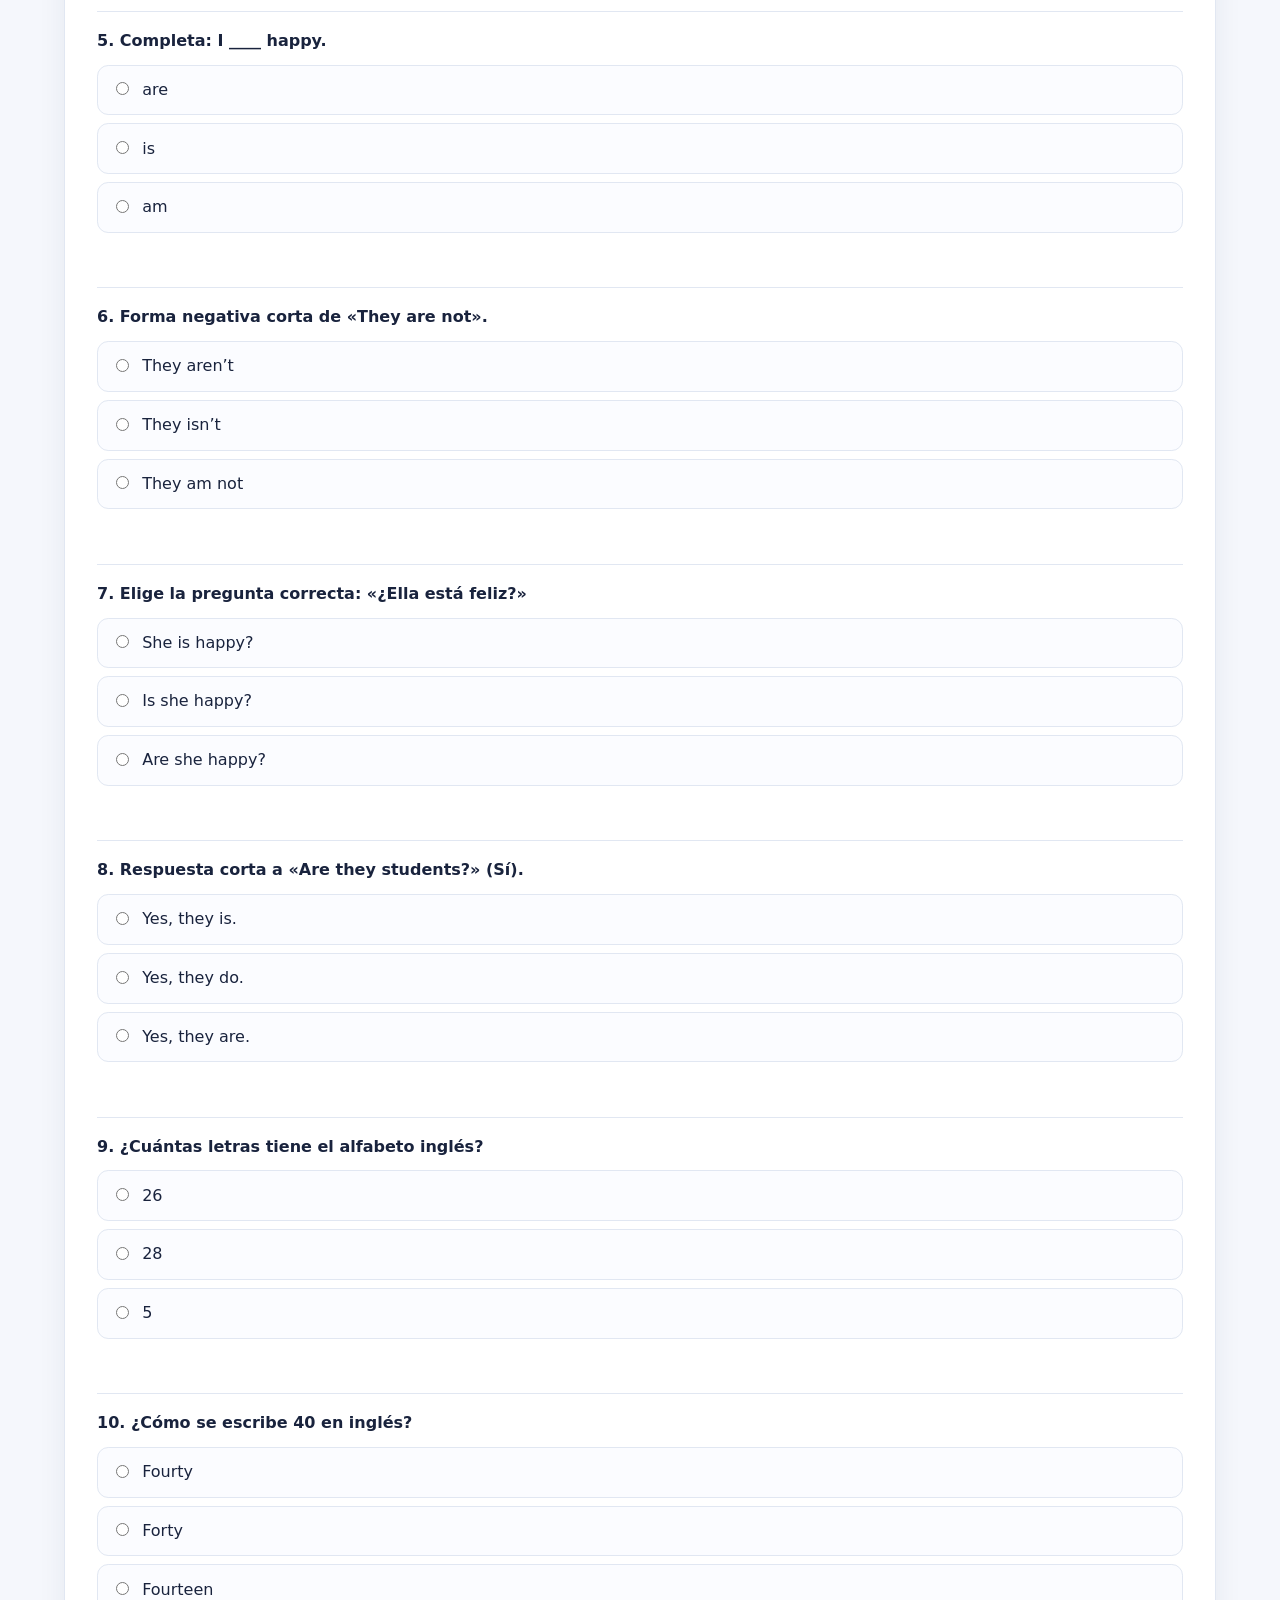
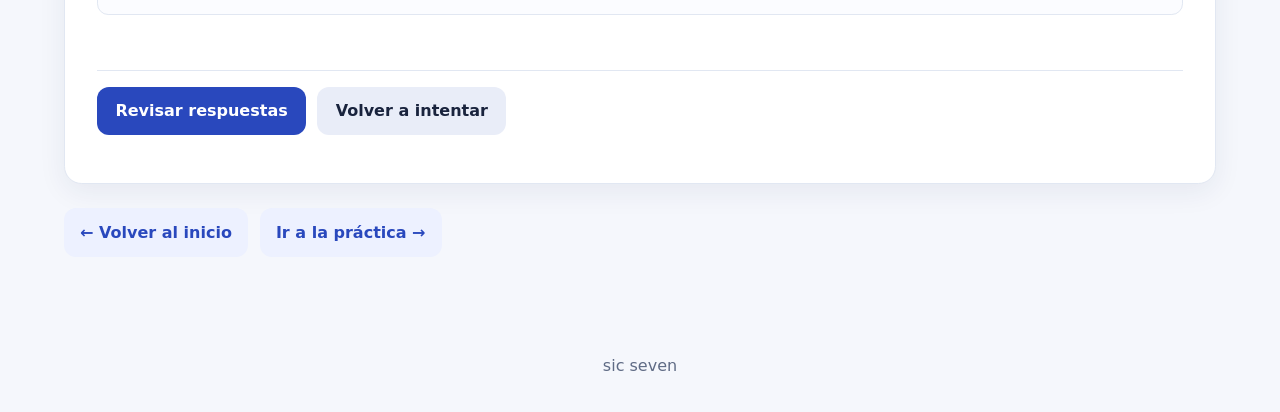
<file: pages/practice.html>
<!doctype html>
<html lang="es">
<head>
  <meta charset="utf-8">
  <meta name="viewport" content="width=device-width, initial-scale=1">
  <meta name="description" content="Curso de inglés para principiantes: lecciones modulares y prácticas.">
  <meta name="theme-color" content="#263fa8">
  <title>Fase 5 · Práctica general | Primer Mes de Inglés</title>
  <link rel="stylesheet" href="../css/styles.css">
  <script src="../js/app.js" defer></script>
</head>
<body>
<header class="hero"><div class="hero__inner"><span class="eyebrow">PRIMER MES DE INGLÉS · CURSO POR FASES</span><h1> 5 · Práctica general</h1><p>Pon a prueba lo aprendido en las fases anteriores.</p></div></header>
<nav class="nav" aria-label="Navegación principal">
<a href="../index.html">Inicio</a><a href="../pages/greetings.html"> 1 · Greetings</a><a href="../pages/alphabet.html"> 2 · Alfabeto</a><a href="../pages/numbers.html"> 3 · Números</a><a href="../pages/tobe.html"> 4 · To Be</a><a href="../pages/practice.html">Práctica</a>
</nav>
<main class="container"><section class="panel"><h2>Cuestionario interactivo</h2><p class="muted">Selecciona una respuesta por pregunta y revisa tu resultado.</p><form id="quizForm"><div class="quiz-question" data-answer="b"><p>1. ¿Cómo se dice «Buenos días» en inglés?</p><div class="options"><label><input type="radio" name="q1" value="a"> Good night</label><label><input type="radio" name="q1" value="b"> Good morning</label><label><input type="radio" name="q1" value="c"> Good evening</label><div class="feedback" aria-live="polite"></div></div></div><div class="quiz-question" data-answer="c"><p>2. ¿Qué significa «How are you?»</p><div class="options"><label><input type="radio" name="q2" value="a"> ¿Cómo te llamas?</label><label><input type="radio" name="q2" value="b"> ¿Cuántos años tienes?</label><label><input type="radio" name="q2" value="c"> ¿Cómo estás?</label><div class="feedback" aria-live="polite"></div></div></div><div class="quiz-question" data-answer="a"><p>3. ¿Cuál se usa para despedirse antes de dormir?</p><div class="options"><label><input type="radio" name="q3" value="a"> Good night</label><label><input type="radio" name="q3" value="b"> Good afternoon</label><label><input type="radio" name="q3" value="c"> Good morning</label><div class="feedback" aria-live="polite"></div></div></div><div class="quiz-question" data-answer="b"><p>4. Completa: See you ____ (Hasta mañana).</p><div class="options"><label><input type="radio" name="q4" value="a"> today</label><label><input type="radio" name="q4" value="b"> tomorrow</label><label><input type="radio" name="q4" value="c"> night</label><div class="feedback" aria-live="polite"></div></div></div><div class="quiz-question" data-answer="c"><p>5. Completa: I ____ happy.</p><div class="options"><label><input type="radio" name="q5" value="a"> are</label><label><input type="radio" name="q5" value="b"> is</label><label><input type="radio" name="q5" value="c"> am</label><div class="feedback" aria-live="polite"></div></div></div><div class="quiz-question" data-answer="a"><p>6. Forma negativa corta de «They are not».</p><div class="options"><label><input type="radio" name="q6" value="a"> They aren’t</label><label><input type="radio" name="q6" value="b"> They isn’t</label><label><input type="radio" name="q6" value="c"> They am not</label><div class="feedback" aria-live="polite"></div></div></div><div class="quiz-question" data-answer="b"><p>7. Elige la pregunta correcta: «¿Ella está feliz?»</p><div class="options"><label><input type="radio" name="q7" value="a"> She is happy?</label><label><input type="radio" name="q7" value="b"> Is she happy?</label><label><input type="radio" name="q7" value="c"> Are she happy?</label><div class="feedback" aria-live="polite"></div></div></div><div class="quiz-question" data-answer="c"><p>8. Respuesta corta a «Are they students?» (Sí).</p><div class="options"><label><input type="radio" name="q8" value="a"> Yes, they is.</label><label><input type="radio" name="q8" value="b"> Yes, they do.</label><label><input type="radio" name="q8" value="c"> Yes, they are.</label><div class="feedback" aria-live="polite"></div></div></div><div class="quiz-question" data-answer="a"><p>9. ¿Cuántas letras tiene el alfabeto inglés?</p><div class="options"><label><input type="radio" name="q9" value="a"> 26</label><label><input type="radio" name="q9" value="b"> 28</label><label><input type="radio" name="q9" value="c"> 5</label><div class="feedback" aria-live="polite"></div></div></div><div class="quiz-question" data-answer="b"><p>10. ¿Cómo se escribe 40 en inglés?</p><div class="options"><label><input type="radio" name="q10" value="a"> Fourty</label><label><input type="radio" name="q10" value="b"> Forty</label><label><input type="radio" name="q10" value="c"> Fourteen</label><div class="feedback" aria-live="polite"></div></div></div><div class="actions"><button type="button" id="checkQuiz">Revisar respuestas</button><button type="reset" class="secondary">Volver a intentar</button></div><p id="score" role="status" aria-live="polite"></p></form></section><div class="phase-links"><a href="../index.html">← Volver al inicio</a><a href="practice.html">Ir a la práctica →</a></div></main><footer> sic seven</footer></body></html>
</file>
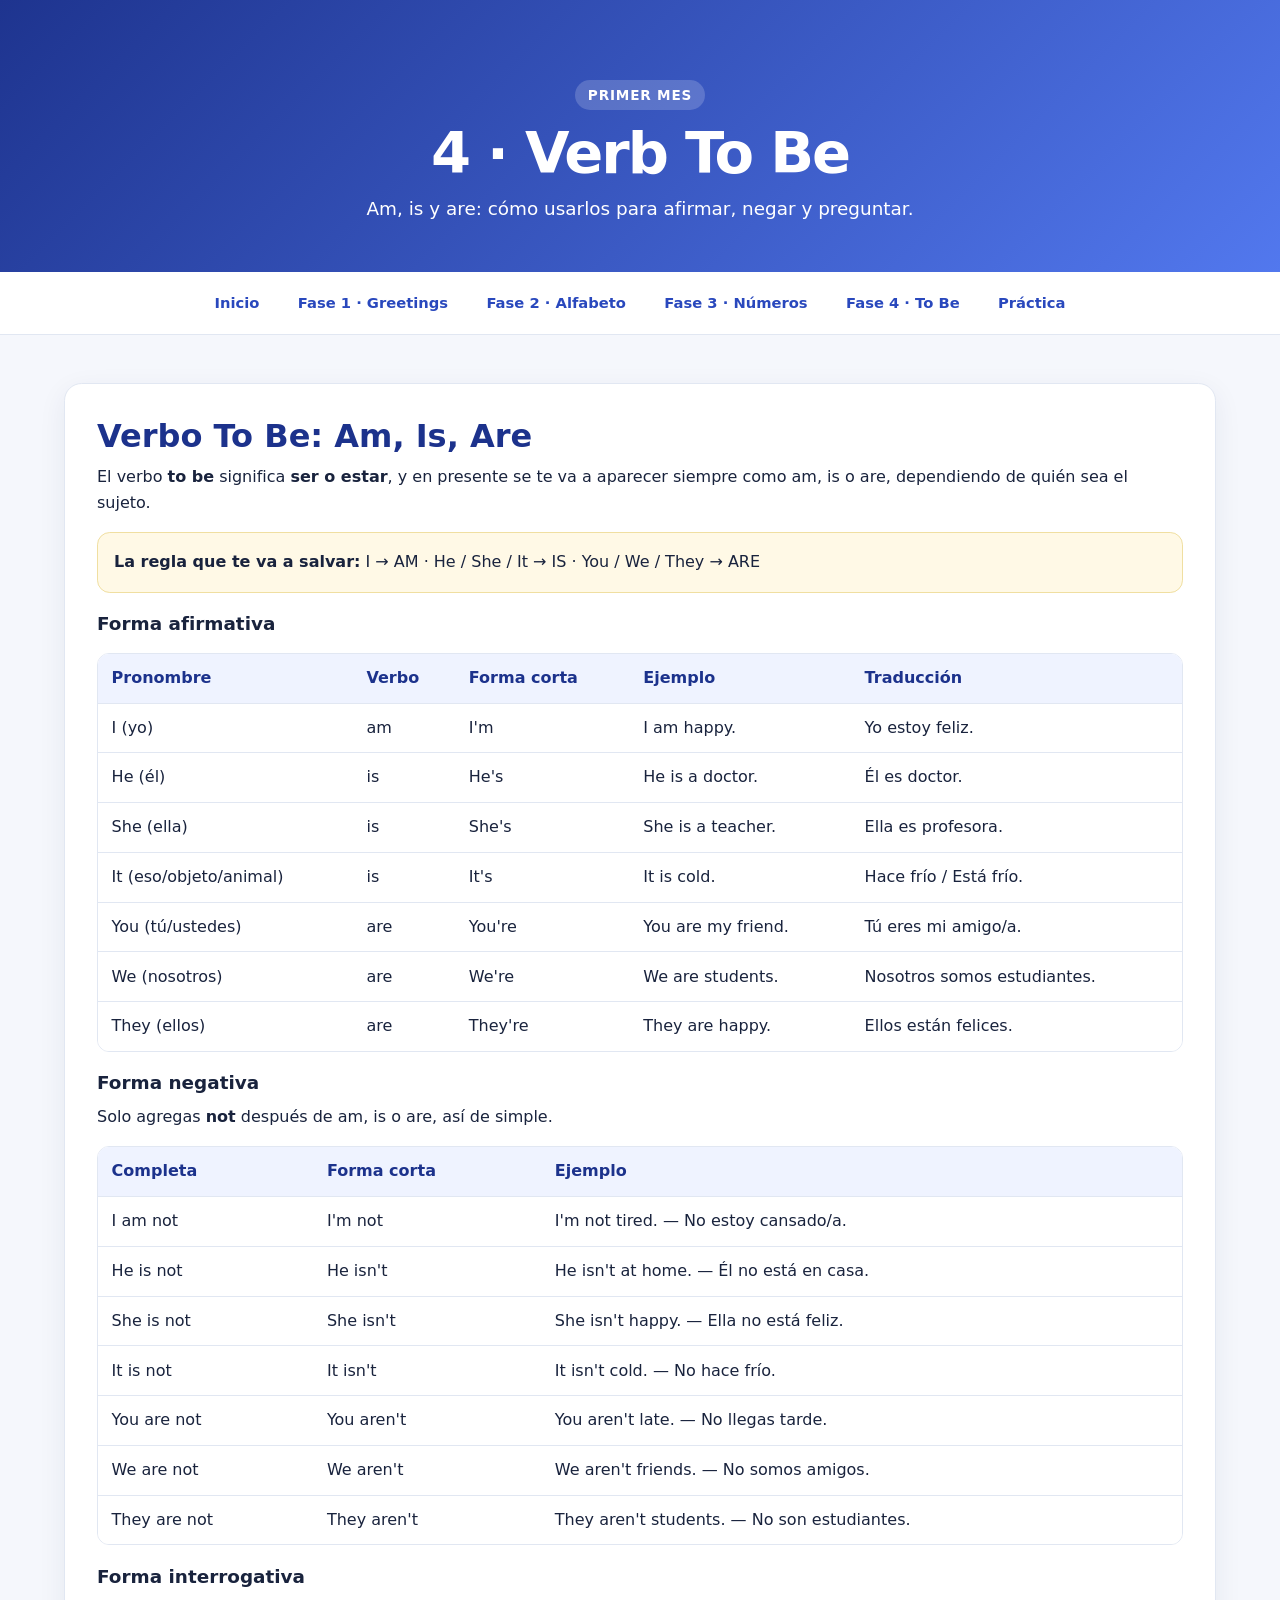
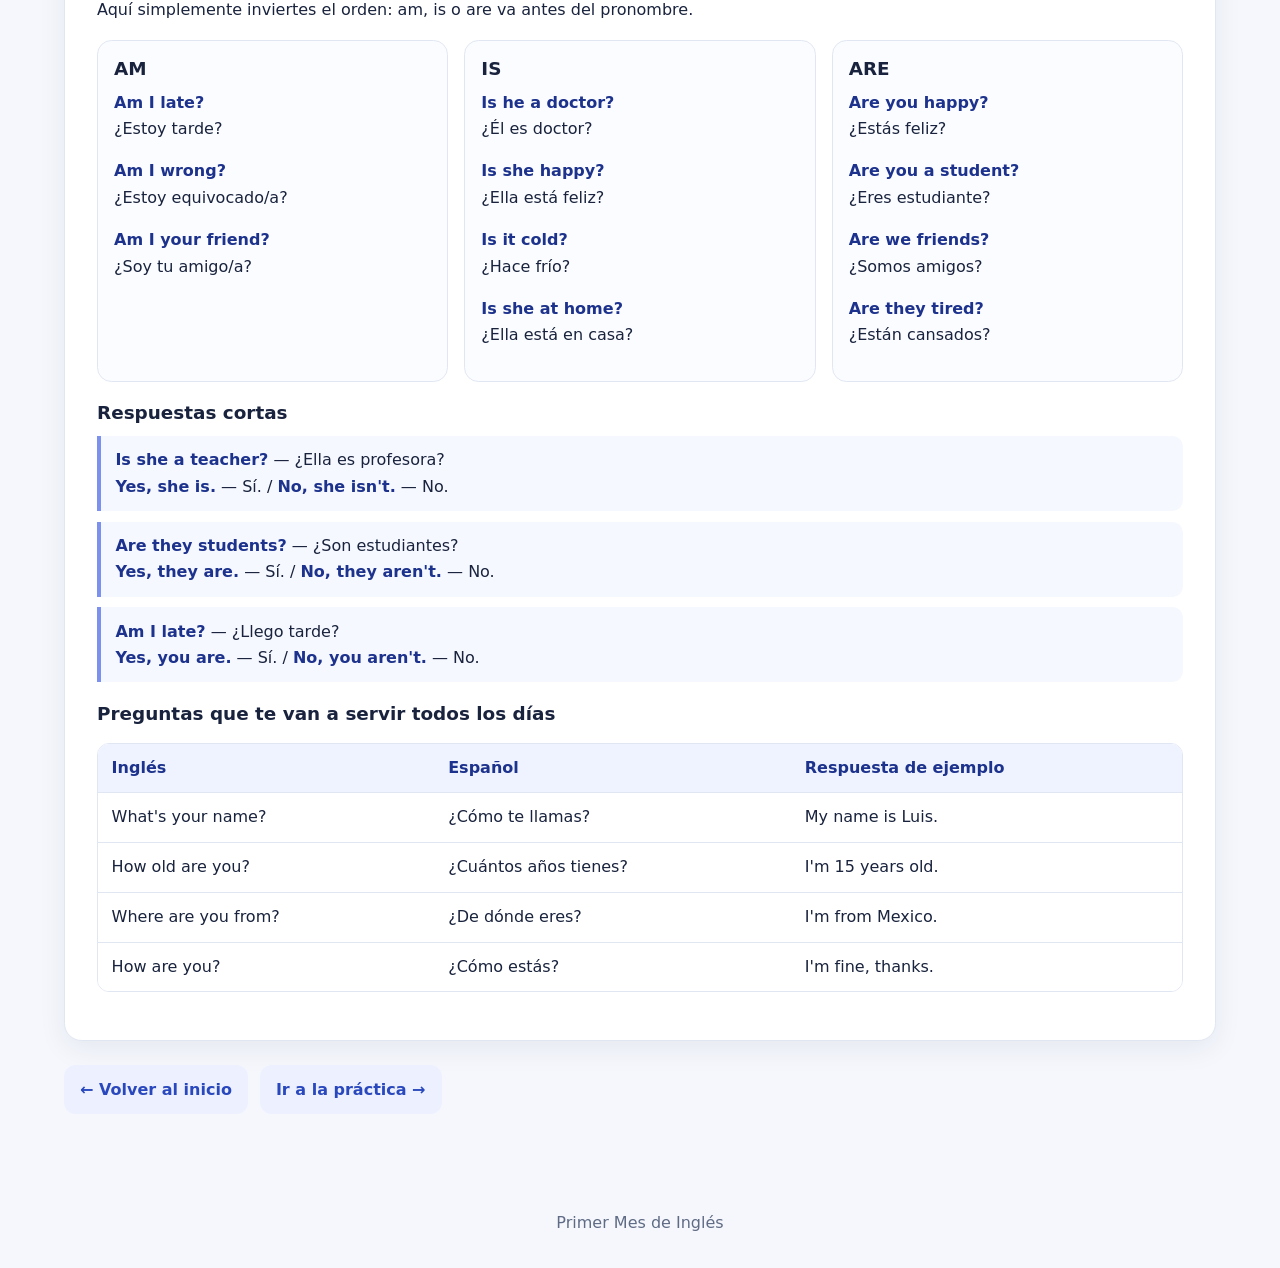
<file: pages/tobe.html>
<!doctype html>
<html lang="es">
<head>
  <meta charset="utf-8">
  <meta name="viewport" content="width=device-width, initial-scale=1">
  <meta name="description" content="Curso de inglés para principiantes: lecciones modulares y prácticas.">
  <meta name="theme-color" content="#263fa8">
  <title> 4 · Verb To Be | Primer Mes de Inglés</title>
  <link rel="stylesheet" href="../css/styles.css">
  <script src="../js/app.js" defer></script>
</head>
<body>
<header class="hero">
  <div class="hero__inner">
    <span class="eyebrow">PRIMER MES</span>
    <h1> 4 · Verb To Be</h1>
    <p>Am, is y are: cómo usarlos para afirmar, negar y preguntar.</p>
  </div>
</header>
<nav class="nav" aria-label="Navegación principal">
  <a href="../index.html">Inicio</a>
  <a href="../pages/greetings.html">Fase 1 · Greetings</a>
  <a href="../pages/alphabet.html">Fase 2 · Alfabeto</a>
  <a href="../pages/numbers.html">Fase 3 · Números</a>
  <a href="../pages/tobe.html">Fase 4 · To Be</a>
  <a href="../pages/practice.html">Práctica</a>
</nav>
<main class="container">
  <section class="panel">
    <h2>Verbo To Be: Am, Is, Are</h2>
    <p>El verbo <b>to be</b> significa <b>ser o estar</b>, y en presente se te va a aparecer siempre como am, is o are, dependiendo de quién sea el sujeto.</p>
    <div class="tip"><b>La regla que te va a salvar:</b> I → AM · He / She / It → IS · You / We / They → ARE</div>
    
    <h3>Forma afirmativa</h3>
    <div class="table-wrap">
      <table>
        <thead>
          <tr>
            <th>Pronombre</th>
            <th>Verbo</th>
            <th>Forma corta</th>
            <th>Ejemplo</th>
            <th>Traducción</th>
          </tr>
        </thead>
        <tbody>
          <tr><td>I (yo)</td><td>am</td><td>I'm</td><td>I am happy.</td><td>Yo estoy feliz.</td></tr>
          <tr><td>He (él)</td><td>is</td><td>He's</td><td>He is a doctor.</td><td>Él es doctor.</td></tr>
          <tr><td>She (ella)</td><td>is</td><td>She's</td><td>She is a teacher.</td><td>Ella es profesora.</td></tr>
          <tr><td>It (eso/objeto/animal)</td><td>is</td><td>It's</td><td>It is cold.</td><td>Hace frío / Está frío.</td></tr>
          <tr><td>You (tú/ustedes)</td><td>are</td><td>You're</td><td>You are my friend.</td><td>Tú eres mi amigo/a.</td></tr>
          <tr><td>We (nosotros)</td><td>are</td><td>We're</td><td>We are students.</td><td>Nosotros somos estudiantes.</td></tr>
          <tr><td>They (ellos)</td><td>are</td><td>They're</td><td>They are happy.</td><td>Ellos están felices.</td></tr>
        </tbody>
      </table>
    </div>

    <h3>Forma negativa</h3>
    <p>Solo agregas <b>not</b> después de am, is o are, así de simple.</p>
    <div class="table-wrap">
      <table>
        <thead>
          <tr>
            <th>Completa</th>
            <th>Forma corta</th>
            <th>Ejemplo</th>
          </tr>
        </thead>
        <tbody>
          <tr><td>I am not</td><td>I'm not</td><td>I'm not tired. — No estoy cansado/a.</td></tr>
          <tr><td>He is not</td><td>He isn't</td><td>He isn't at home. — Él no está en casa.</td></tr>
          <tr><td>She is not</td><td>She isn't</td><td>She isn't happy. — Ella no está feliz.</td></tr>
          <tr><td>It is not</td><td>It isn't</td><td>It isn't cold. — No hace frío.</td></tr>
          <tr><td>You are not</td><td>You aren't</td><td>You aren't late. — No llegas tarde.</td></tr>
          <tr><td>We are not</td><td>We aren't</td><td>We aren't friends. — No somos amigos.</td></tr>
          <tr><td>They are not</td><td>They aren't</td><td>They aren't students. — No son estudiantes.</td></tr>
        </tbody>
      </table>
    </div>

    <h3>Forma interrogativa</h3>
    <p>Aquí simplemente inviertes el orden: am, is o are va antes del pronombre.</p>
    <div class="grid">
      <article class="card">
        <h3>AM</h3>
        <p><span class="english">Am I late?</span><br>¿Estoy tarde?</p>
        <p><span class="english">Am I wrong?</span><br>¿Estoy equivocado/a?</p>
        <p><span class="english">Am I your friend?</span><br>¿Soy tu amigo/a?</p>
      </article>
      <article class="card">
        <h3>IS</h3>
        <p><span class="english">Is he a doctor?</span><br>¿Él es doctor?</p>
        <p><span class="english">Is she happy?</span><br>¿Ella está feliz?</p>
        <p><span class="english">Is it cold?</span><br>¿Hace frío?</p>
        <p><span class="english">Is she at home?</span><br>¿Ella está en casa?</p>
      </article>
      <article class="card">
        <h3>ARE</h3>
        <p><span class="english">Are you happy?</span><br>¿Estás feliz?</p>
        <p><span class="english">Are you a student?</span><br>¿Eres estudiante?</p>
        <p><span class="english">Are we friends?</span><br>¿Somos amigos?</p>
        <p><span class="english">Are they tired?</span><br>¿Están cansados?</p>
      </article>
    </div>

    <h3>Respuestas cortas</h3>
    <div class="example"><span class="english">Is she a teacher?</span> — ¿Ella es profesora?<br><span class="english">Yes, she is.</span> — Sí. / <span class="english">No, she isn't.</span> — No.</div>
    <div class="example"><span class="english">Are they students?</span> — ¿Son estudiantes?<br><span class="english">Yes, they are.</span> — Sí. / <span class="english">No, they aren't.</span> — No.</div>
    <div class="example"><span class="english">Am I late?</span> — ¿Llego tarde?<br><span class="english">Yes, you are.</span> — Sí. / <span class="english">No, you aren't.</span> — No.</div>
    
    <h3>Preguntas que te van a servir todos los días</h3>
    <div class="table-wrap">
      <table>
        <thead>
          <tr>
            <th>Inglés</th>
            <th>Español</th>
            <th>Respuesta de ejemplo</th>
          </tr>
        </thead>
        <tbody>
          <tr><td>What's your name?</td><td>¿Cómo te llamas?</td><td>My name is Luis.</td></tr>
          <tr><td>How old are you?</td><td>¿Cuántos años tienes?</td><td>I'm 15 years old.</td></tr>
          <tr><td>Where are you from?</td><td>¿De dónde eres?</td><td>I'm from Mexico.</td></tr>
          <tr><td>How are you?</td><td>¿Cómo estás?</td><td>I'm fine, thanks.</td></tr>
        </tbody>
      </table>
    </div>
  </section>
  <div class="phase-links">
    <a href="../index.html">← Volver al inicio</a>
    <a href="practice.html">Ir a la práctica →</a>
  </div>
</main>
<footer>Primer Mes de Inglés</footer>
</body>
</html>
</file>
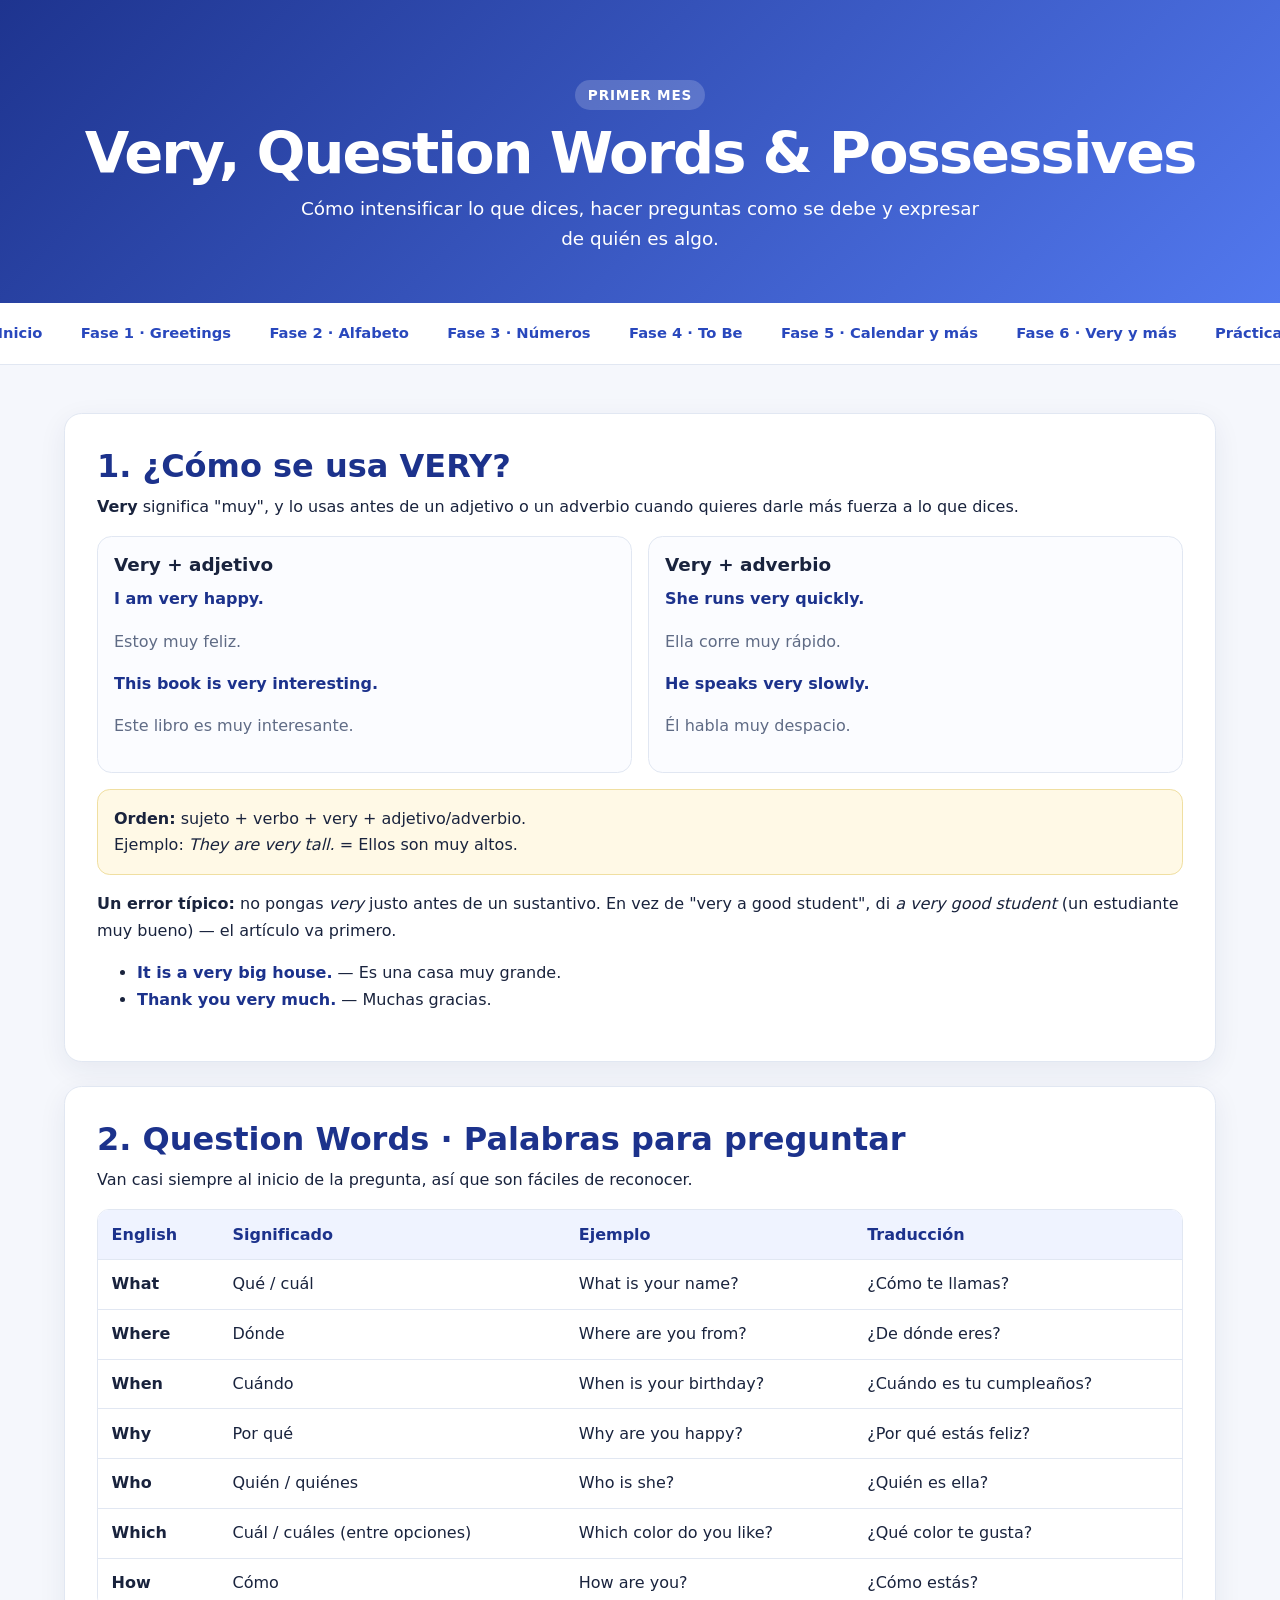
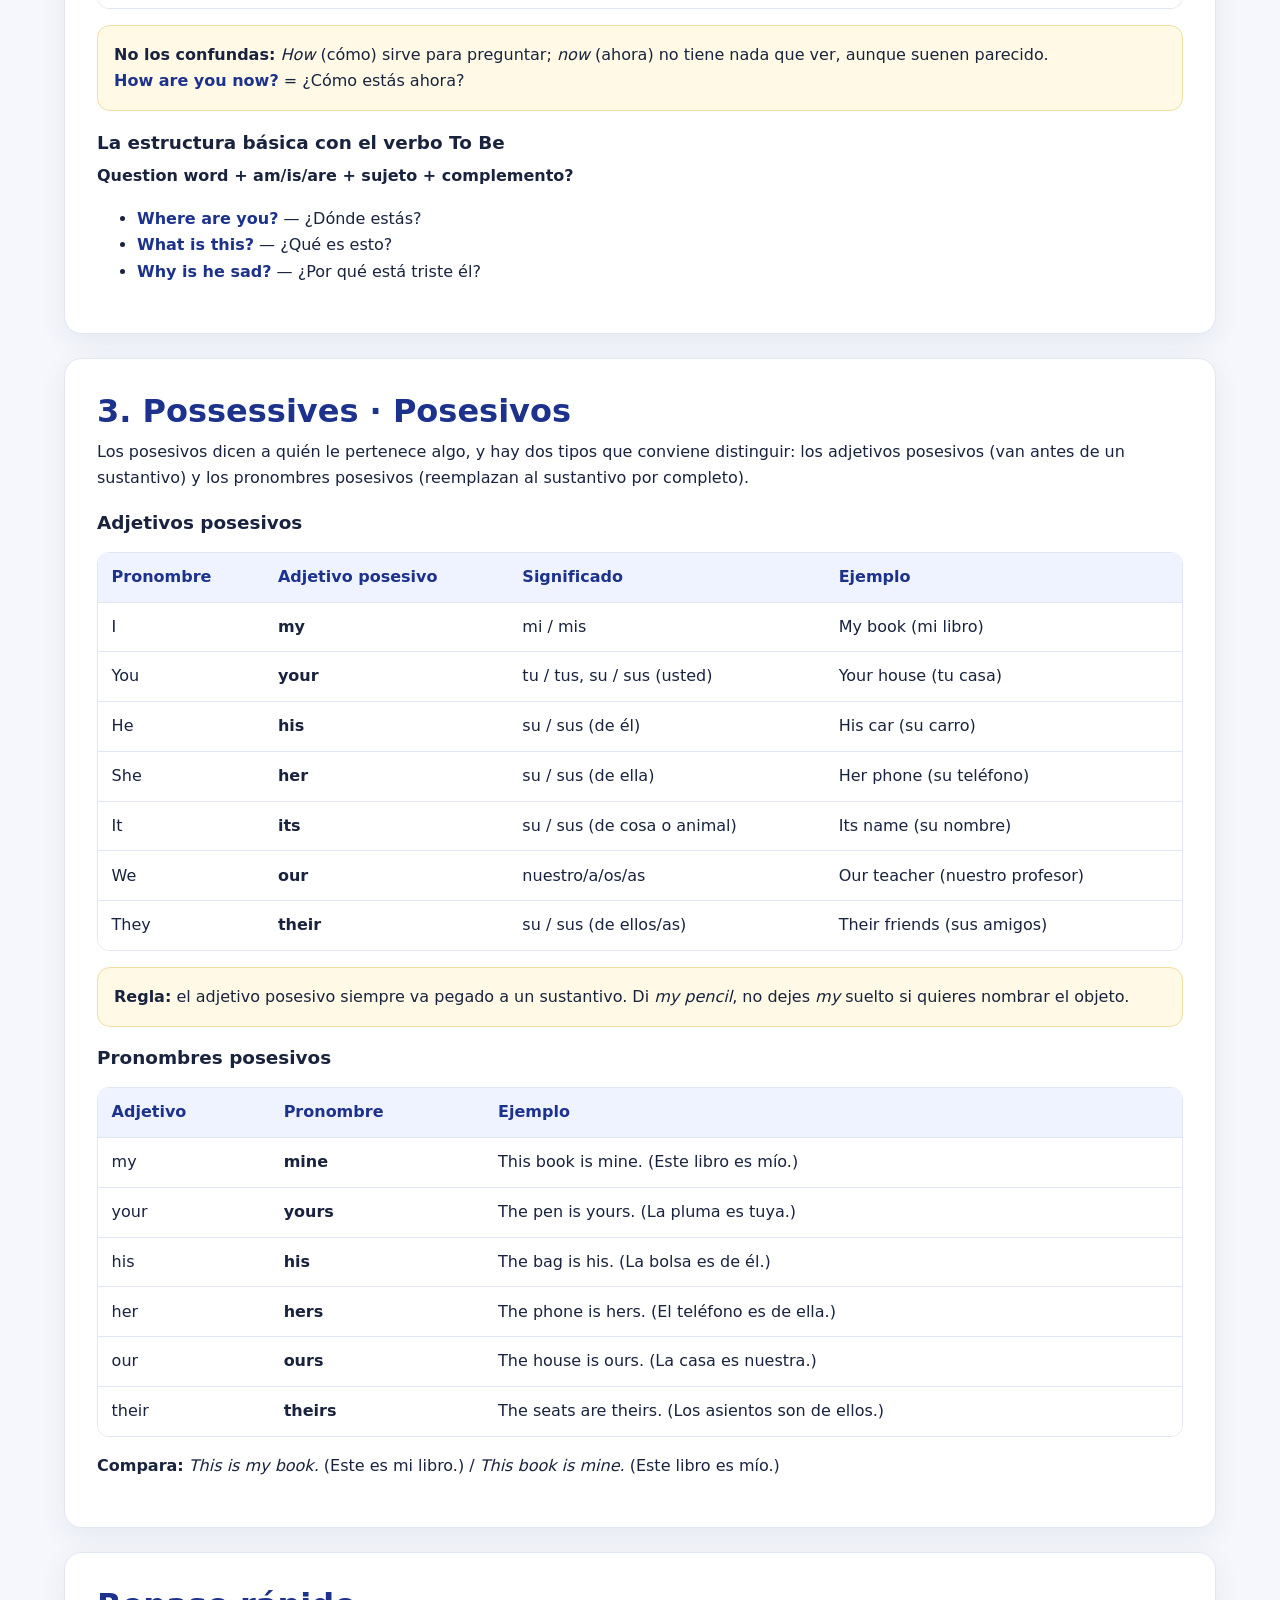
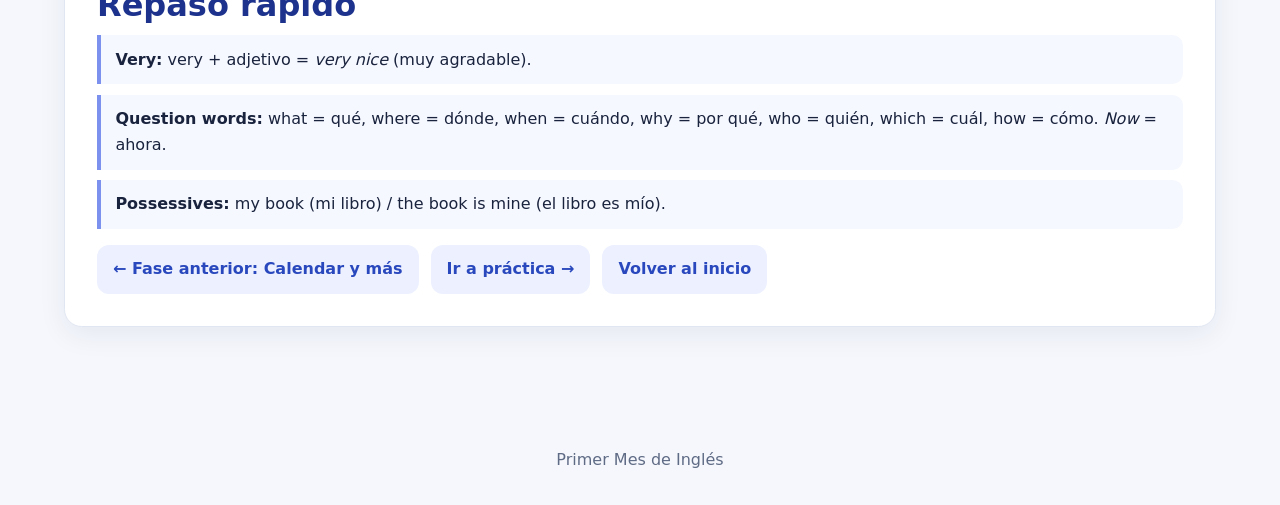
<file: pages/very_questions_possessives.html>
<!doctype html>
<html lang="es">
<head>
  <meta charset="utf-8">
  <meta name="viewport" content="width=device-width, initial-scale=1">
  <meta name="description" content="Aprende a usar very, question words y los posesivos en inglés.">
  <title>Fase 6 · Very, Question Words y Possessives | Primer Mes de Inglés</title>
  <link rel="stylesheet" href="../css/styles.css">
  <script src="../js/app.js" defer></script>
</head>
<body>
<header class="hero"><div class="hero__inner"><span class="eyebrow">PRIMER MES</span><h1>Very, Question Words & Possessives</h1><p>Cómo intensificar lo que dices, hacer preguntas como se debe y expresar de quién es algo.</p></div></header>
<nav class="nav" aria-label="Navegación principal">
<a href="../index.html">Inicio</a><a href="greetings.html">Fase 1 · Greetings</a><a href="alphabet.html">Fase 2 · Alfabeto</a><a href="numbers.html">Fase 3 · Números</a><a href="tobe.html">Fase 4 · To Be</a><a href="calendar.html">Fase 5 · Calendar y más</a><a href="very_questions_possessives.html" aria-current="page">Fase 6 · Very y más</a><a href="practice.html">Práctica</a>
</nav>
<main class="container">
<section class="panel">
<h2>1. ¿Cómo se usa VERY?</h2>
<p><strong>Very</strong> significa "muy", y lo usas antes de un adjetivo o un adverbio cuando quieres darle más fuerza a lo que dices.</p>
<div class="grid">
<article class="card"><h3>Very + adjetivo</h3><p class="english">I am very happy.</p><p class="translation">Estoy muy feliz.</p><p class="english">This book is very interesting.</p><p class="translation">Este libro es muy interesante.</p></article>
<article class="card"><h3>Very + adverbio</h3><p class="english">She runs very quickly.</p><p class="translation">Ella corre muy rápido.</p><p class="english">He speaks very slowly.</p><p class="translation">Él habla muy despacio.</p></article>
</div>
<div class="tip"><strong>Orden:</strong> sujeto + verbo + very + adjetivo/adverbio.<br>Ejemplo: <em>They are very tall.</em> = Ellos son muy altos.</div>
<p><strong>Un error típico:</strong> no pongas <em>very</em> justo antes de un sustantivo. En vez de "very a good student", di <em>a very good student</em> (un estudiante muy bueno) — el artículo va primero.</p>
<ul><li><span class="english">It is a very big house.</span> — Es una casa muy grande.</li><li><span class="english">Thank you very much.</span> — Muchas gracias.</li></ul>
</section>
<section class="panel">
<h2>2. Question Words · Palabras para preguntar</h2>
<p>Van casi siempre al inicio de la pregunta, así que son fáciles de reconocer.</p>
<div class="table-wrap"><table><thead><tr><th>English</th><th>Significado</th><th>Ejemplo</th><th>Traducción</th></tr></thead><tbody>
<tr><td><strong>What</strong></td><td>Qué / cuál</td><td>What is your name?</td><td>¿Cómo te llamas?</td></tr>
<tr><td><strong>Where</strong></td><td>Dónde</td><td>Where are you from?</td><td>¿De dónde eres?</td></tr>
<tr><td><strong>When</strong></td><td>Cuándo</td><td>When is your birthday?</td><td>¿Cuándo es tu cumpleaños?</td></tr>
<tr><td><strong>Why</strong></td><td>Por qué</td><td>Why are you happy?</td><td>¿Por qué estás feliz?</td></tr>
<tr><td><strong>Who</strong></td><td>Quién / quiénes</td><td>Who is she?</td><td>¿Quién es ella?</td></tr>
<tr><td><strong>Which</strong></td><td>Cuál / cuáles (entre opciones)</td><td>Which color do you like?</td><td>¿Qué color te gusta?</td></tr>
<tr><td><strong>How</strong></td><td>Cómo</td><td>How are you?</td><td>¿Cómo estás?</td></tr>
</tbody></table></div>
<div class="tip"><strong>No los confundas:</strong> <em>How</em> (cómo) sirve para preguntar; <em>now</em> (ahora) no tiene nada que ver, aunque suenen parecido.<br><span class="english">How are you now?</span> = ¿Cómo estás ahora?</div>
<h3>La estructura básica con el verbo To Be</h3>
<p><strong>Question word + am/is/are + sujeto + complemento?</strong></p>
<ul><li><span class="english">Where are you?</span> — ¿Dónde estás?</li><li><span class="english">What is this?</span> — ¿Qué es esto?</li><li><span class="english">Why is he sad?</span> — ¿Por qué está triste él?</li></ul>
</section>
<section class="panel">
<h2>3. Possessives · Posesivos</h2>
<p>Los posesivos dicen a quién le pertenece algo, y hay dos tipos que conviene distinguir: los adjetivos posesivos (van antes de un sustantivo) y los pronombres posesivos (reemplazan al sustantivo por completo).</p>
<h3>Adjetivos posesivos</h3>
<div class="table-wrap"><table><thead><tr><th>Pronombre</th><th>Adjetivo posesivo</th><th>Significado</th><th>Ejemplo</th></tr></thead><tbody>
<tr><td>I</td><td><strong>my</strong></td><td>mi / mis</td><td>My book (mi libro)</td></tr>
<tr><td>You</td><td><strong>your</strong></td><td>tu / tus, su / sus (usted)</td><td>Your house (tu casa)</td></tr>
<tr><td>He</td><td><strong>his</strong></td><td>su / sus (de él)</td><td>His car (su carro)</td></tr>
<tr><td>She</td><td><strong>her</strong></td><td>su / sus (de ella)</td><td>Her phone (su teléfono)</td></tr>
<tr><td>It</td><td><strong>its</strong></td><td>su / sus (de cosa o animal)</td><td>Its name (su nombre)</td></tr>
<tr><td>We</td><td><strong>our</strong></td><td>nuestro/a/os/as</td><td>Our teacher (nuestro profesor)</td></tr>
<tr><td>They</td><td><strong>their</strong></td><td>su / sus (de ellos/as)</td><td>Their friends (sus amigos)</td></tr>
</tbody></table></div>
<div class="tip"><strong>Regla:</strong> el adjetivo posesivo siempre va pegado a un sustantivo. Di <em>my pencil</em>, no dejes <em>my</em> suelto si quieres nombrar el objeto.</div>
<h3>Pronombres posesivos</h3>
<div class="table-wrap"><table><thead><tr><th>Adjetivo</th><th>Pronombre</th><th>Ejemplo</th></tr></thead><tbody>
<tr><td>my</td><td><strong>mine</strong></td><td>This book is mine. (Este libro es mío.)</td></tr>
<tr><td>your</td><td><strong>yours</strong></td><td>The pen is yours. (La pluma es tuya.)</td></tr>
<tr><td>his</td><td><strong>his</strong></td><td>The bag is his. (La bolsa es de él.)</td></tr>
<tr><td>her</td><td><strong>hers</strong></td><td>The phone is hers. (El teléfono es de ella.)</td></tr>
<tr><td>our</td><td><strong>ours</strong></td><td>The house is ours. (La casa es nuestra.)</td></tr>
<tr><td>their</td><td><strong>theirs</strong></td><td>The seats are theirs. (Los asientos son de ellos.)</td></tr>
</tbody></table></div>
<p><strong>Compara:</strong> <em>This is my book.</em> (Este es mi libro.) / <em>This book is mine.</em> (Este libro es mío.)</p>
</section>
<section class="panel">
<h2>Repaso rápido</h2>
<div class="example"><strong>Very:</strong> very + adjetivo = <em>very nice</em> (muy agradable).</div>
<div class="example"><strong>Question words:</strong> what = qué, where = dónde, when = cuándo, why = por qué, who = quién, which = cuál, how = cómo. <em>Now</em> = ahora.</div>
<div class="example"><strong>Possessives:</strong> my book (mi libro) / the book is mine (el libro es mío).</div>
<div class="phase-links"><a href="calendar.html">← Fase anterior: Calendar y más</a><a href="practice.html">Ir a práctica →</a><a href="../index.html">Volver al inicio</a></div>
</section>
</main><footer>Primer Mes de Inglés</footer>
</body></html>
</file>
<file: css/styles.css>
:root {
  color-scheme: light;
  --brand: #2948bd;
  --brand-dark: #1c328c;
  --brand-soft: #edf1ff;
  --ink: #19233d;
  --muted: #5f6b85;
  --surface: #fff;
  --page: #f5f7fc;
  --line: #e1e7f2;
  --success: #137547;
  --danger: #b42318;
  --radius: 1.1rem;
  --shadow: 0 8px 28px rgb(28 45 90 / 7%);
  --content: 72rem;
}
*, *::before, *::after { box-sizing: border-box; }
html { scroll-behavior: smooth; scroll-padding-top: 5.5rem; }
body {
  margin: 0; color: var(--ink); background: var(--page);
  font-family: system-ui, -apple-system, BlinkMacSystemFont, "Segoe UI", sans-serif;
  font-size: 1rem; line-height: 1.65; text-rendering: optimizeLegibility;
}
a { color: var(--brand); }
a:focus-visible, button:focus-visible, input:focus-visible, summary:focus-visible {
  outline: 3px solid #f5a623; outline-offset: 3px;
}
.hero { padding: clamp(2.5rem, 7vw, 5rem) 1rem 3rem; color: #fff; text-align: center; background: linear-gradient(135deg,#1e348f,#5278ee); }
.hero__inner,.container { width: min(100% - 2rem,var(--content)); margin-inline: auto; }
.eyebrow { display:inline-block; padding:.25rem .8rem; border-radius:999px; background:rgb(255 255 255 / 18%); font-size:.85rem; font-weight:800; letter-spacing:.06em; }
h1 { margin:.7rem 0 .5rem; font-size:clamp(2rem,6vw,3.6rem); line-height:1.12; letter-spacing:-.035em; }
.hero p { max-width:44rem; margin:0 auto; font-size:clamp(1rem,2.4vw,1.15rem); }
.nav { position:sticky; top:0; z-index:10; display:flex; justify-content:center; gap:.35rem; padding:.65rem 1rem; overflow-x:auto; background:rgb(255 255 255 / 96%); border-bottom:1px solid var(--line); backdrop-filter:blur(12px); scrollbar-width:thin; }
.nav a { flex:0 0 auto; padding:.5rem .85rem; border-radius:999px; text-decoration:none; font-weight:750; font-size:.92rem; }
.nav a:hover,.nav a:focus-visible { background:var(--brand-soft); }
main.container { padding-block:1.5rem 4rem; }
.welcome,.panel { background:var(--surface); border:1px solid var(--line); border-radius:var(--radius); box-shadow:var(--shadow); }
.welcome { padding:clamp(1rem,3vw,1.5rem); margin-bottom:1.25rem; }
.panel { padding:clamp(1rem,3.5vw,2rem); margin-block:1.25rem; }
h2 { margin:0 0 .5rem; color:var(--brand-dark); font-size:clamp(1.45rem,3.5vw,2rem); line-height:1.25; }
h3 { margin:1.2rem 0 .5rem; font-size:1.15rem; line-height:1.35; }
p { margin-block:.5rem 1rem; }
.muted { color:var(--muted); }
.grid { display:grid; grid-template-columns:repeat(auto-fit,minmax(min(100%,15rem),1fr)); gap:1rem; }
.card { min-width:0; padding:1rem; border:1px solid var(--line); border-radius:.9rem; background:#fbfcff; }
.card h3 { margin-top:0; }
.emoji { font-size:1.8rem; }
.example { margin-block:.65rem; padding:.7rem .9rem; border-left:4px solid #7b91ed; border-radius:0 .65rem .65rem 0; background:#f6f8ff; }
.english { color:var(--brand-dark); font-weight:800; }
.translation { color:var(--muted); }
.tip { margin-block:1rem; padding:1rem; border:1px solid #f0dfa1; border-radius:.8rem; background:#fff9e6; }
.table-wrap { max-width:100%; overflow-x:auto; border:1px solid var(--line); border-radius:.75rem; margin-block:1rem; }
table { width:100%; border-collapse:collapse; background:#fff; }
th,td { padding:.7rem .85rem; text-align:left; vertical-align:top; border-bottom:1px solid var(--line); }
th { background:#eff3ff; color:var(--brand-dark); font-weight:800; }
tbody tr:last-child td { border-bottom:0; }
.alphabet-grid { display:grid; grid-template-columns:repeat(auto-fit,minmax(4.2rem,1fr)); gap:.6rem; margin-block:1rem; }
.letter { display:grid; place-items:center; min-height:5rem; padding:.5rem .25rem; border:1px solid var(--line); border-radius:.8rem; background:#fbfcff; text-align:center; }
.letter strong { color:var(--brand-dark); font-size:1.45rem; line-height:1.2; }
.letter span { color:var(--muted); font-size:.82rem; }
.number-grid { display:grid; grid-template-columns:repeat(auto-fit,minmax(7rem,1fr)); gap:.5rem; }
.number { padding:.65rem .75rem; border:1px solid var(--line); border-radius:.7rem; background:#fbfcff; }
.number strong { display:block; color:var(--brand-dark); }
.number span { display:block; color:var(--muted); font-size:.88rem; overflow-wrap:anywhere; }
details { margin-block:.7rem; padding:.85rem 1rem; border:1px solid var(--line); border-radius:.8rem; background:#fbfcff; }
summary { cursor:pointer; color:var(--brand-dark); font-weight:800; }
.quiz-question { padding-block:1rem; border-bottom:1px solid var(--line); }
.quiz-question p { margin:0 0 .65rem; font-weight:800; }
.options { display:grid; gap:.5rem; }
.options label { display:flex; align-items:flex-start; gap:.65rem; padding:.7rem .8rem; border:1px solid var(--line); border-radius:.7rem; background:#fbfcff; cursor:pointer; }
.options input { margin-top:.35rem; accent-color:var(--brand); }
.feedback { min-height:1.5rem; margin-top:.4rem; font-weight:750; }
.correct { color:var(--success); } .incorrect { color:var(--danger); }
.actions { display:flex; flex-wrap:wrap; gap:.7rem; margin-top:1rem; }
button { min-height:2.75rem; padding:.7rem 1.15rem; border:0; border-radius:.75rem; background:var(--brand); color:#fff; font:inherit; font-weight:800; cursor:pointer; }
button:hover { background:var(--brand-dark); }
button.secondary { background:#e9edf8; color:var(--ink); }
#score { margin-top:1rem; font-size:1.1rem; font-weight:850; }
.phase-links { display:flex; flex-wrap:wrap; gap:.75rem; margin-top:1rem; }
.phase-links a { display:inline-block; padding:.7rem 1rem; border-radius:.75rem; background:var(--brand-soft); text-decoration:none; font-weight:800; }
footer { padding:2rem 1rem; color:var(--muted); text-align:center; }
@media(min-width:60rem) { .nav { gap:.7rem; } .panel { margin-block:1.5rem; } }
@media(max-width:38rem) { .hero { padding-block:2.5rem 2rem; } .nav { justify-content:flex-start; } th,td { padding:.6rem; font-size:.92rem; } .alphabet-grid { grid-template-columns:repeat(4,minmax(0,1fr)); } .number-grid { grid-template-columns:repeat(2,minmax(0,1fr)); } }
@media(prefers-reduced-motion:reduce) { html { scroll-behavior:auto; } *,*::before,*::after { animation-duration:.01ms!important; transition-duration:.01ms!important; } }
</file>
